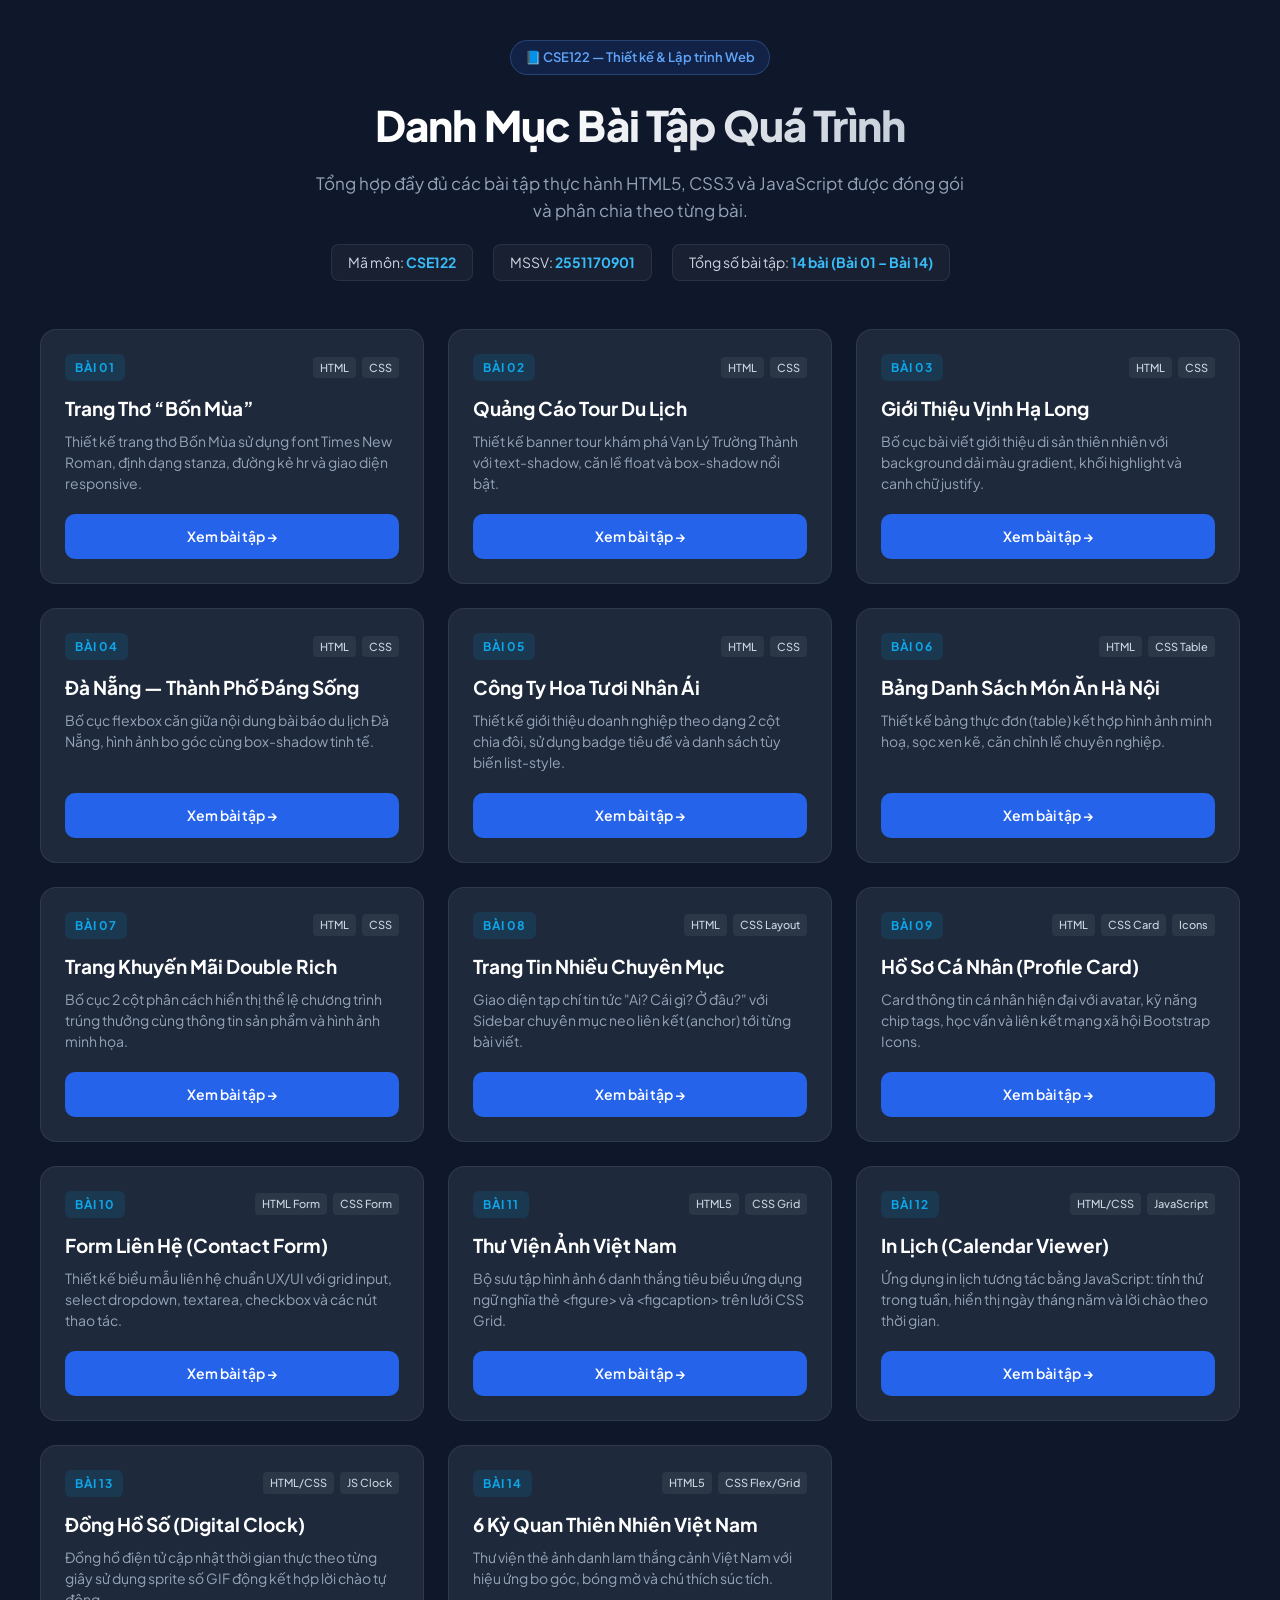
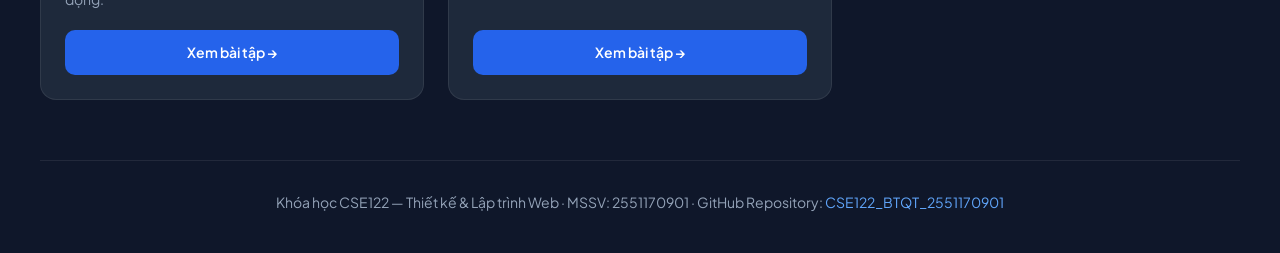
<file: index.html>
<!DOCTYPE html>
<html lang="vi">
<head>
    <meta charset="UTF-8">
    <meta name="viewport" content="width=device-width, initial-scale=1.0">
    <title>CSE122 - Tổng hợp Bài tập Quá trình | MSSV: 2551170901</title>
    <link rel="preconnect" href="https://fonts.googleapis.com">
    <link rel="preconnect" href="https://fonts.gstatic.com" crossorigin>
    <link href="https://fonts.googleapis.com/css2?family=Plus+Jakarta+Sans:wght@400;500;600;700;800&display=swap" rel="stylesheet">
    <style>
        :root {
            --primary: #2563eb;
            --primary-dark: #1d4ed8;
            --secondary: #0ea5e9;
            --bg: #0f172a;
            --card-bg: #1e293b;
            --card-border: rgba(255, 255, 255, 0.08);
            --text-main: #f8fafc;
            --text-muted: #94a3b8;
            --badge-bg: rgba(37, 99, 235, 0.15);
            --badge-text: #60a5fa;
        }

        * {
            margin: 0;
            padding: 0;
            box-sizing: border-box;
        }

        body {
            font-family: 'Plus Jakarta Sans', -apple-system, BlinkMacSystemFont, sans-serif;
            background-color: var(--bg);
            color: var(--text-main);
            min-height: 100vh;
            display: flex;
            flex-direction: column;
            line-height: 1.6;
            padding: 40px 20px;
        }

        .container {
            max-width: 1200px;
            margin: 0 auto;
            width: 100%;
        }

        header {
            text-align: center;
            margin-bottom: 48px;
            position: relative;
        }

        .tag-pill {
            display: inline-flex;
            align-items: center;
            gap: 6px;
            background: var(--badge-bg);
            color: var(--badge-text);
            padding: 6px 14px;
            border-radius: 999px;
            font-size: 13px;
            font-weight: 600;
            margin-bottom: 16px;
            border: 1px solid rgba(96, 165, 250, 0.25);
        }

        h1 {
            font-size: clamp(28px, 4vw, 42px);
            font-weight: 800;
            letter-spacing: -0.02em;
            margin-bottom: 12px;
            background: linear-gradient(135deg, #ffffff 40%, #94a3b8 100%);
            -webkit-background-clip: text;
            -webkit-text-fill-color: transparent;
        }

        .subtitle {
            font-size: 17px;
            color: var(--text-muted);
            max-width: 650px;
            margin: 0 auto;
        }

        .info-bar {
            display: flex;
            justify-content: center;
            flex-wrap: wrap;
            gap: 20px;
            margin-top: 20px;
            font-size: 14px;
            color: #cbd5e1;
        }

        .info-item {
            background: rgba(255, 255, 255, 0.04);
            padding: 6px 16px;
            border-radius: 8px;
            border: 1px solid var(--card-border);
        }

        .info-item strong {
            color: #38bdf8;
        }

        .grid {
            display: grid;
            grid-template-columns: repeat(auto-fill, minmax(340px, 1fr));
            gap: 24px;
            margin-bottom: 60px;
        }

        .card {
            background: var(--card-bg);
            border: 1px solid var(--card-border);
            border-radius: 16px;
            padding: 24px;
            display: flex;
            flex-direction: column;
            justify-content: space-between;
            transition: all 0.25s ease;
            position: relative;
            overflow: hidden;
        }

        .card::before {
            content: '';
            position: absolute;
            top: 0;
            left: 0;
            right: 0;
            height: 3px;
            background: linear-gradient(90deg, var(--primary), var(--secondary));
            opacity: 0;
            transition: opacity 0.25s ease;
        }

        .card:hover {
            transform: translateY(-4px);
            border-color: rgba(96, 165, 250, 0.4);
            box-shadow: 0 12px 30px -10px rgba(0, 0, 0, 0.5);
        }

        .card:hover::before {
            opacity: 1;
        }

        .card-top {
            margin-bottom: 20px;
        }

        .card-header {
            display: flex;
            align-items: center;
            justify-content: space-between;
            margin-bottom: 12px;
        }

        .exercise-id {
            font-size: 12px;
            font-weight: 700;
            text-transform: uppercase;
            letter-spacing: 0.05em;
            color: var(--secondary);
            background: rgba(14, 165, 233, 0.12);
            padding: 4px 10px;
            border-radius: 6px;
        }

        .tech-tags {
            display: flex;
            gap: 6px;
        }

        .tech-tag {
            font-size: 11px;
            padding: 2px 7px;
            border-radius: 4px;
            background: rgba(255, 255, 255, 0.06);
            color: #cbd5e1;
            font-weight: 500;
        }

        .card-title {
            font-size: 19px;
            font-weight: 700;
            color: #ffffff;
            margin-bottom: 8px;
        }

        .card-desc {
            font-size: 14px;
            color: var(--text-muted);
            line-height: 1.5;
        }

        .card-action {
            display: inline-flex;
            align-items: center;
            justify-content: center;
            gap: 8px;
            width: 100%;
            padding: 11px 16px;
            background: var(--primary);
            color: #ffffff;
            text-decoration: none;
            border-radius: 10px;
            font-size: 14px;
            font-weight: 600;
            transition: background 0.2s ease;
        }

        .card-action:hover {
            background: var(--primary-dark);
        }

        footer {
            text-align: center;
            padding-top: 30px;
            border-top: 1px solid var(--card-border);
            color: var(--text-muted);
            font-size: 14px;
            margin-top: auto;
        }

        footer a {
            color: #60a5fa;
            text-decoration: none;
        }
    </style>
</head>
<body>

    <div class="container">
        <header>
            <div class="tag-pill">📘 CSE122 — Thiết kế &amp; Lập trình Web</div>
            <h1>Danh Mục Bài Tập Quá Trình</h1>
            <p class="subtitle">Tổng hợp đầy đủ các bài tập thực hành HTML5, CSS3 và JavaScript được đóng gói và phân chia theo từng bài.</p>
            <div class="info-bar">
                <div class="info-item">Mã môn: <strong>CSE122</strong></div>
                <div class="info-item">MSSV: <strong>2551170901</strong></div>
                <div class="info-item">Tổng số bài tập: <strong>14 bài (Bài 01 – Bài 14)</strong></div>
            </div>
        </header>

        <div class="grid">
            <!-- Bai 01 -->
            <div class="card">
                <div class="card-top">
                    <div class="card-header">
                        <span class="exercise-id">Bài 01</span>
                        <div class="tech-tags">
                            <span class="tech-tag">HTML</span>
                            <span class="tech-tag">CSS</span>
                        </div>
                    </div>
                    <h2 class="card-title">Trang Thơ “Bốn Mùa”</h2>
                    <p class="card-desc">Thiết kế trang thơ Bốn Mùa sử dụng font Times New Roman, định dạng stanza, đường kẻ hr và giao diện responsive.</p>
                </div>
                <a href="./Bai01/index.html" class="card-action">Xem bài tập &rarr;</a>
            </div>

            <!-- Bai 02 -->
            <div class="card">
                <div class="card-top">
                    <div class="card-header">
                        <span class="exercise-id">Bài 02</span>
                        <div class="tech-tags">
                            <span class="tech-tag">HTML</span>
                            <span class="tech-tag">CSS</span>
                        </div>
                    </div>
                    <h2 class="card-title">Quảng Cáo Tour Du Lịch</h2>
                    <p class="card-desc">Thiết kế banner tour khám phá Vạn Lý Trường Thành với text-shadow, căn lề float và box-shadow nổi bật.</p>
                </div>
                <a href="./Bai02/index.html" class="card-action">Xem bài tập &rarr;</a>
            </div>

            <!-- Bai 03 -->
            <div class="card">
                <div class="card-top">
                    <div class="card-header">
                        <span class="exercise-id">Bài 03</span>
                        <div class="tech-tags">
                            <span class="tech-tag">HTML</span>
                            <span class="tech-tag">CSS</span>
                        </div>
                    </div>
                    <h2 class="card-title">Giới Thiệu Vịnh Hạ Long</h2>
                    <p class="card-desc">Bố cục bài viết giới thiệu di sản thiên nhiên với background dải màu gradient, khối highlight và canh chữ justify.</p>
                </div>
                <a href="./Bai03/index.html" class="card-action">Xem bài tập &rarr;</a>
            </div>

            <!-- Bai 04 -->
            <div class="card">
                <div class="card-top">
                    <div class="card-header">
                        <span class="exercise-id">Bài 04</span>
                        <div class="tech-tags">
                            <span class="tech-tag">HTML</span>
                            <span class="tech-tag">CSS</span>
                        </div>
                    </div>
                    <h2 class="card-title">Đà Nẵng — Thành Phố Đáng Sống</h2>
                    <p class="card-desc">Bố cục flexbox căn giữa nội dung bài báo du lịch Đà Nẵng, hình ảnh bo góc cùng box-shadow tinh tế.</p>
                </div>
                <a href="./Bai04/index.html" class="card-action">Xem bài tập &rarr;</a>
            </div>

            <!-- Bai 05 -->
            <div class="card">
                <div class="card-top">
                    <div class="card-header">
                        <span class="exercise-id">Bài 05</span>
                        <div class="tech-tags">
                            <span class="tech-tag">HTML</span>
                            <span class="tech-tag">CSS</span>
                        </div>
                    </div>
                    <h2 class="card-title">Công Ty Hoa Tươi Nhân Ái</h2>
                    <p class="card-desc">Thiết kế giới thiệu doanh nghiệp theo dạng 2 cột chia đôi, sử dụng badge tiêu đề và danh sách tùy biến list-style.</p>
                </div>
                <a href="./Bai05/index.html" class="card-action">Xem bài tập &rarr;</a>
            </div>

            <!-- Bai 06 -->
            <div class="card">
                <div class="card-top">
                    <div class="card-header">
                        <span class="exercise-id">Bài 06</span>
                        <div class="tech-tags">
                            <span class="tech-tag">HTML</span>
                            <span class="tech-tag">CSS Table</span>
                        </div>
                    </div>
                    <h2 class="card-title">Bảng Danh Sách Món Ăn Hà Nội</h2>
                    <p class="card-desc">Thiết kế bảng thực đơn (table) kết hợp hình ảnh minh hoạ, sọc xen kẽ, căn chỉnh lề chuyên nghiệp.</p>
                </div>
                <a href="./Bai06/index.html" class="card-action">Xem bài tập &rarr;</a>
            </div>

            <!-- Bai 07 -->
            <div class="card">
                <div class="card-top">
                    <div class="card-header">
                        <span class="exercise-id">Bài 07</span>
                        <div class="tech-tags">
                            <span class="tech-tag">HTML</span>
                            <span class="tech-tag">CSS</span>
                        </div>
                    </div>
                    <h2 class="card-title">Trang Khuyến Mãi Double Rich</h2>
                    <p class="card-desc">Bố cục 2 cột phân cách hiển thị thể lệ chương trình trúng thưởng cùng thông tin sản phẩm và hình ảnh minh họa.</p>
                </div>
                <a href="./Bai07/index.html" class="card-action">Xem bài tập &rarr;</a>
            </div>

            <!-- Bai 08 -->
            <div class="card">
                <div class="card-top">
                    <div class="card-header">
                        <span class="exercise-id">Bài 08</span>
                        <div class="tech-tags">
                            <span class="tech-tag">HTML</span>
                            <span class="tech-tag">CSS Layout</span>
                        </div>
                    </div>
                    <h2 class="card-title">Trang Tin Nhiều Chuyên Mục</h2>
                    <p class="card-desc">Giao diện tạp chí tin tức "Ai? Cái gì? Ở đâu?" với Sidebar chuyên mục neo liên kết (anchor) tới từng bài viết.</p>
                </div>
                <a href="./Bai08/index.html" class="card-action">Xem bài tập &rarr;</a>
            </div>

            <!-- Bai 09 -->
            <div class="card">
                <div class="card-top">
                    <div class="card-header">
                        <span class="exercise-id">Bài 09</span>
                        <div class="tech-tags">
                            <span class="tech-tag">HTML</span>
                            <span class="tech-tag">CSS Card</span>
                            <span class="tech-tag">Icons</span>
                        </div>
                    </div>
                    <h2 class="card-title">Hồ Sơ Cá Nhân (Profile Card)</h2>
                    <p class="card-desc">Card thông tin cá nhân hiện đại với avatar, kỹ năng chip tags, học vấn và liên kết mạng xã hội Bootstrap Icons.</p>
                </div>
                <a href="./Bai09/index.html" class="card-action">Xem bài tập &rarr;</a>
            </div>

            <!-- Bai 10 -->
            <div class="card">
                <div class="card-top">
                    <div class="card-header">
                        <span class="exercise-id">Bài 10</span>
                        <div class="tech-tags">
                            <span class="tech-tag">HTML Form</span>
                            <span class="tech-tag">CSS Form</span>
                        </div>
                    </div>
                    <h2 class="card-title">Form Liên Hệ (Contact Form)</h2>
                    <p class="card-desc">Thiết kế biểu mẫu liên hệ chuẩn UX/UI với grid input, select dropdown, textarea, checkbox và các nút thao tác.</p>
                </div>
                <a href="./Bai10/index.html" class="card-action">Xem bài tập &rarr;</a>
            </div>

            <!-- Bai 11 -->
            <div class="card">
                <div class="card-top">
                    <div class="card-header">
                        <span class="exercise-id">Bài 11</span>
                        <div class="tech-tags">
                            <span class="tech-tag">HTML5</span>
                            <span class="tech-tag">CSS Grid</span>
                        </div>
                    </div>
                    <h2 class="card-title">Thư Viện Ảnh Việt Nam</h2>
                    <p class="card-desc">Bộ sưu tập hình ảnh 6 danh thắng tiêu biểu ứng dụng ngữ nghĩa thẻ &lt;figure&gt; và &lt;figcaption&gt; trên lưới CSS Grid.</p>
                </div>
                <a href="./Bai11/index.html" class="card-action">Xem bài tập &rarr;</a>
            </div>

            <!-- Bai 12 -->
            <div class="card">
                <div class="card-top">
                    <div class="card-header">
                        <span class="exercise-id">Bài 12</span>
                        <div class="tech-tags">
                            <span class="tech-tag">HTML/CSS</span>
                            <span class="tech-tag">JavaScript</span>
                        </div>
                    </div>
                    <h2 class="card-title">In Lịch (Calendar Viewer)</h2>
                    <p class="card-desc">Ứng dụng in lịch tương tác bằng JavaScript: tính thứ trong tuần, hiển thị ngày tháng năm và lời chào theo thời gian.</p>
                </div>
                <a href="./Bai12/index.html" class="card-action">Xem bài tập &rarr;</a>
            </div>

            <!-- Bai 13 -->
            <div class="card">
                <div class="card-top">
                    <div class="card-header">
                        <span class="exercise-id">Bài 13</span>
                        <div class="tech-tags">
                            <span class="tech-tag">HTML/CSS</span>
                            <span class="tech-tag">JS Clock</span>
                        </div>
                    </div>
                    <h2 class="card-title">Đồng Hồ Số (Digital Clock)</h2>
                    <p class="card-desc">Đồng hồ điện tử cập nhật thời gian thực theo từng giây sử dụng sprite số GIF động kết hợp lời chào tự động.</p>
                </div>
                <a href="./Bai13/index.html" class="card-action">Xem bài tập &rarr;</a>
            </div>

            <!-- Bai 14 -->
            <div class="card">
                <div class="card-top">
                    <div class="card-header">
                        <span class="exercise-id">Bài 14</span>
                        <div class="tech-tags">
                            <span class="tech-tag">HTML5</span>
                            <span class="tech-tag">CSS Flex/Grid</span>
                        </div>
                    </div>
                    <h2 class="card-title">6 Kỳ Quan Thiên Nhiên Việt Nam</h2>
                    <p class="card-desc">Thư viện thẻ ảnh danh lam thắng cảnh Việt Nam với hiệu ứng bo góc, bóng mờ và chú thích súc tích.</p>
                </div>
                <a href="./Bai14/index.html" class="card-action">Xem bài tập &rarr;</a>
            </div>
        </div>

        <footer>
            <p>Khóa học CSE122 — Thiết kế &amp; Lập trình Web · MSSV: 2551170901 · GitHub Repository: <a href="https://github.com/AKAJG2509/CSE122_BTQT_2551170901">CSE122_BTQT_2551170901</a></p>
        </footer>
    </div>

</body>
</html>
</file>
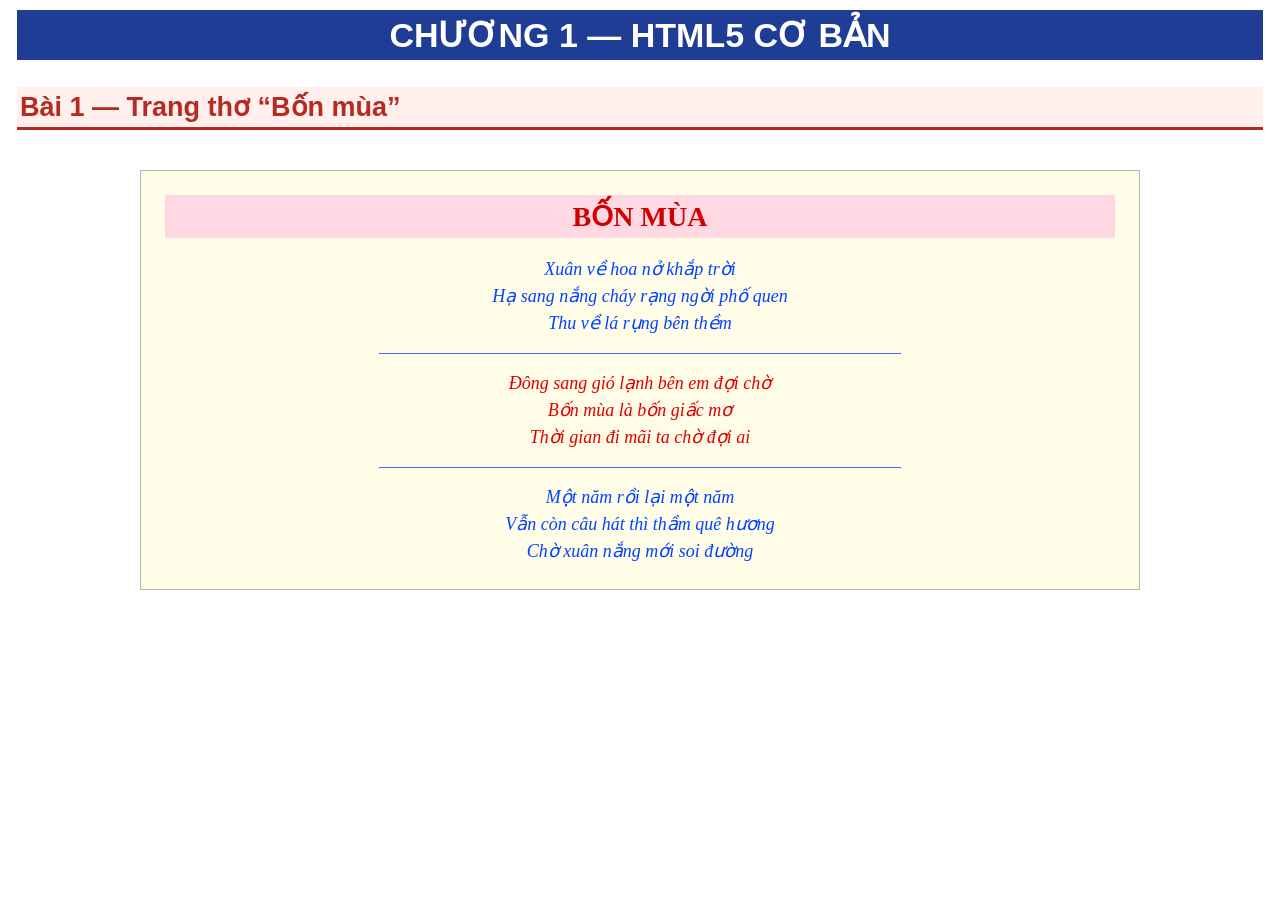
<file: Bai01/index.html>
<!DOCTYPE html>
<html lang="vi">
<head>
    <meta charset="UTF-8">
    <title>Bài 1 - Trang thơ Bốn mùa</title>

    <link rel="stylesheet" href="style.css">
</head>

<body>

    <div class="chapter">
        CHƯƠNG 1 — HTML5 CƠ BẢN
    </div>

    <div class="lesson">
        Bài 1 — Trang thơ “Bốn mùa”
    </div>

    <div class="poem">

        <h1 class="poem-title">BỐN MÙA</h1>

        <p class="stanza spring">
            Xuân về hoa nở khắp trời<br>
            Hạ sang nắng cháy rạng ngời phố quen<br>
            Thu về lá rụng bên thềm
        </p>

        <hr>

        <p class="stanza summer">
            Đông sang gió lạnh bên em đợi chờ<br>
            Bốn mùa là bốn giấc mơ<br>
            Thời gian đi mãi ta chờ đợi ai
        </p>

        <hr>

        <p class="stanza autumn">
            Một năm rồi lại một năm<br>
            Vẫn còn câu hát thì thầm quê hương<br>
            Chờ xuân nắng mới soi đường
        </p>

    </div>

</body>
</html>
</file>
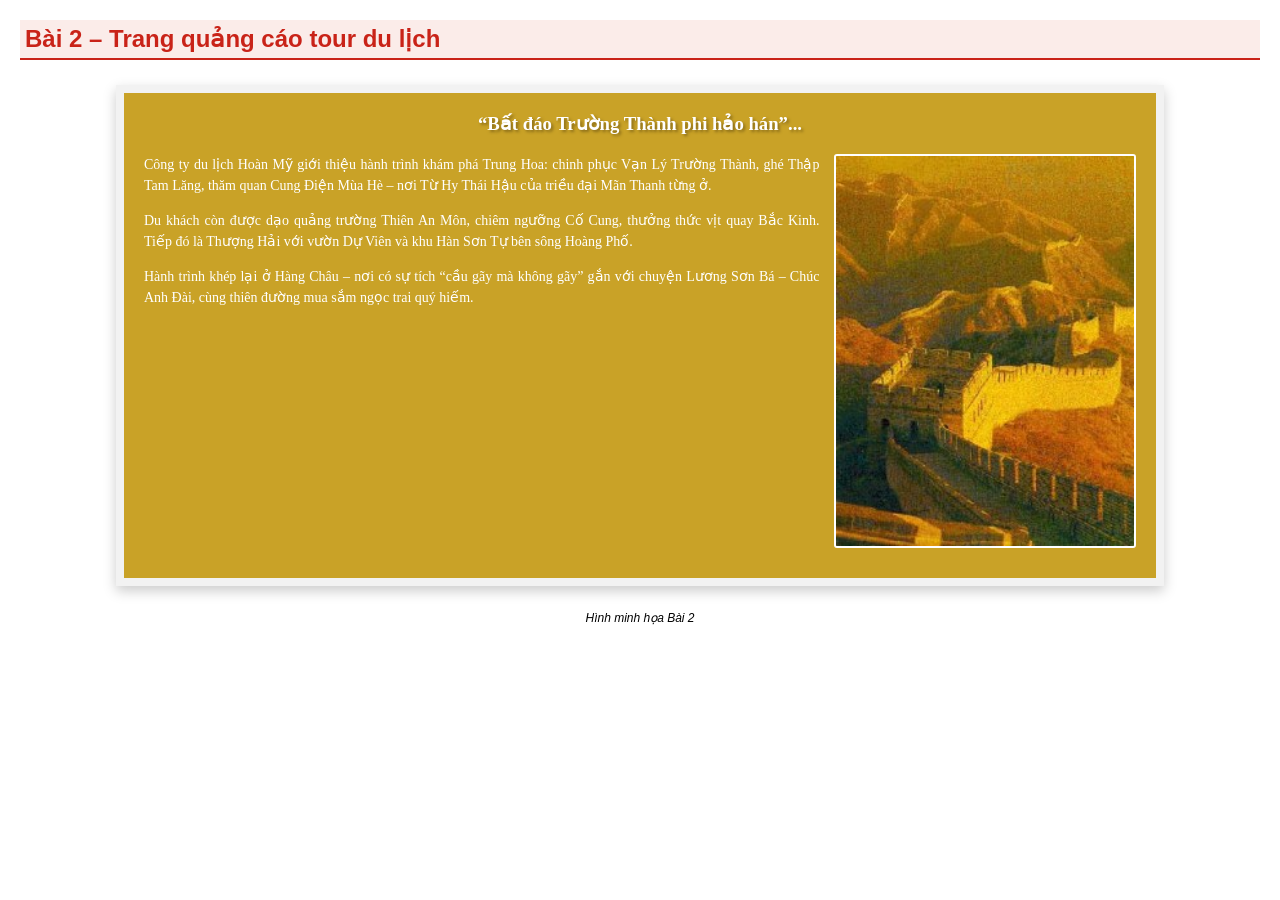
<file: Bai02/index.html>
<!DOCTYPE html>
<html lang="vi">
<head>
    <meta charset="UTF-8">
    <meta name="viewport" content="width=device-width, initial-scale=1.0">
    <title>Bài 2 - Trang quảng cáo tour du lịch</title>

    <link rel="stylesheet" href="style.css">
</head>

<body>

    <h2>Bài 2 – Trang quảng cáo tour du lịch</h2>

    <div class="tour">

        <h3>“Bất đáo Trường Thành phi hảo hán”...</h3>

        <img
            src="greatwall.jpg"
            alt="Vạn Lý Trường Thành Trung Quốc"
        >

        <p>
            Công ty du lịch Hoàn Mỹ giới thiệu hành trình khám phá
            Trung Hoa: chinh phục Vạn Lý Trường Thành, ghé Thập Tam
            Lăng, thăm quan Cung Điện Mùa Hè – nơi Từ Hy Thái Hậu
            của triều đại Mãn Thanh từng ở.
        </p>

        <p>
            Du khách còn được dạo quảng trường Thiên An Môn,
            chiêm ngưỡng Cố Cung, thưởng thức vịt quay Bắc Kinh.
            Tiếp đó là Thượng Hải với vườn Dự Viên và khu Hàn Sơn
            Tự bên sông Hoàng Phố.
        </p>

        <p>
            Hành trình khép lại ở Hàng Châu – nơi có sự tích
            “cầu gãy mà không gãy” gắn với chuyện Lương Sơn Bá –
            Chúc Anh Đài, cùng thiên đường mua sắm ngọc trai quý hiếm.
        </p>

    </div>

    <p class="caption">Hình minh họa Bài 2</p>

</body>
</html>
</file>
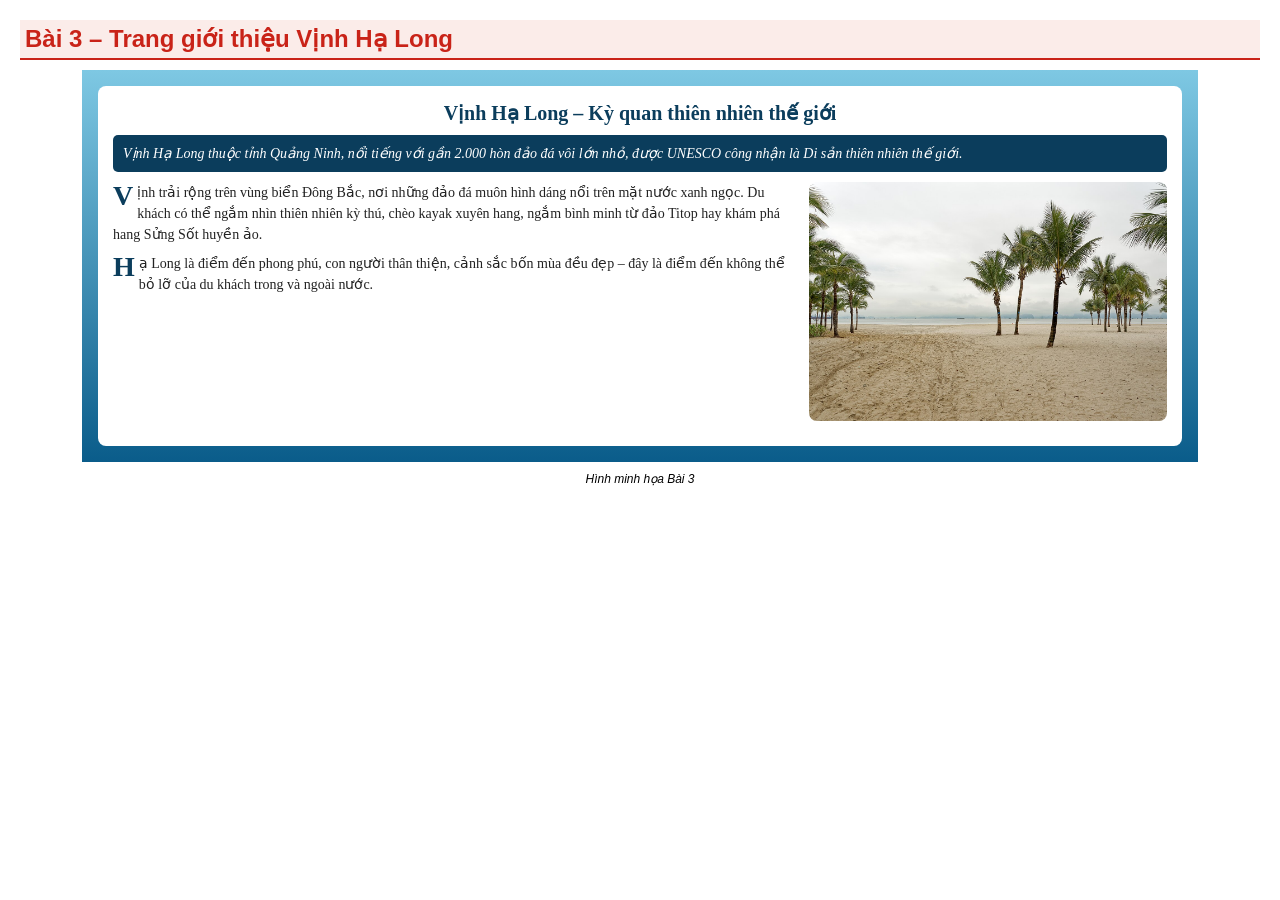
<file: Bai03/index.html>
<!DOCTYPE html>
<html lang="vi">
<head>
    <meta charset="UTF-8">
    <meta name="viewport" content="width=device-width, initial-scale=1.0">
    <title>Bài 3 - Trang giới thiệu Vịnh Hạ Long</title>
    <link rel="stylesheet" href="style.css">
</head>

<body>

    <h2>Bài 3 – Trang giới thiệu Vịnh Hạ Long</h2>

    <div class="container">

        <div class="content">

            <h3>Vịnh Hạ Long – Kỳ quan thiên nhiên thế giới</h3>

            <div class="highlight">
                Vịnh Hạ Long thuộc tỉnh Quảng Ninh, nổi tiếng với gần
                2.000 hòn đảo đá vôi lớn nhỏ, được UNESCO công nhận
                là Di sản thiên nhiên thế giới.
            </div>

            <img
                src="vinh-ha-long.jpg"
                alt="Vịnh Hạ Long"
            >

            <p>
                Vịnh trải rộng trên vùng biển Đông Bắc, nơi những
                đảo đá muôn hình dáng nổi trên mặt nước xanh ngọc.
                Du khách có thể ngắm nhìn thiên nhiên kỳ thú, chèo
                kayak xuyên hang, ngắm bình minh từ đảo Titop hay
                khám phá hang Sửng Sốt huyền ảo.
            </p>

            <p>
                Hạ Long là điểm đến phong phú, con người thân thiện,
                cảnh sắc bốn mùa đều đẹp – đây là điểm đến không thể
                bỏ lỡ của du khách trong và ngoài nước.
            </p>

        </div>
    </div>

    <p class="caption">Hình minh họa Bài 3</p>

</body>
</html>
</file>
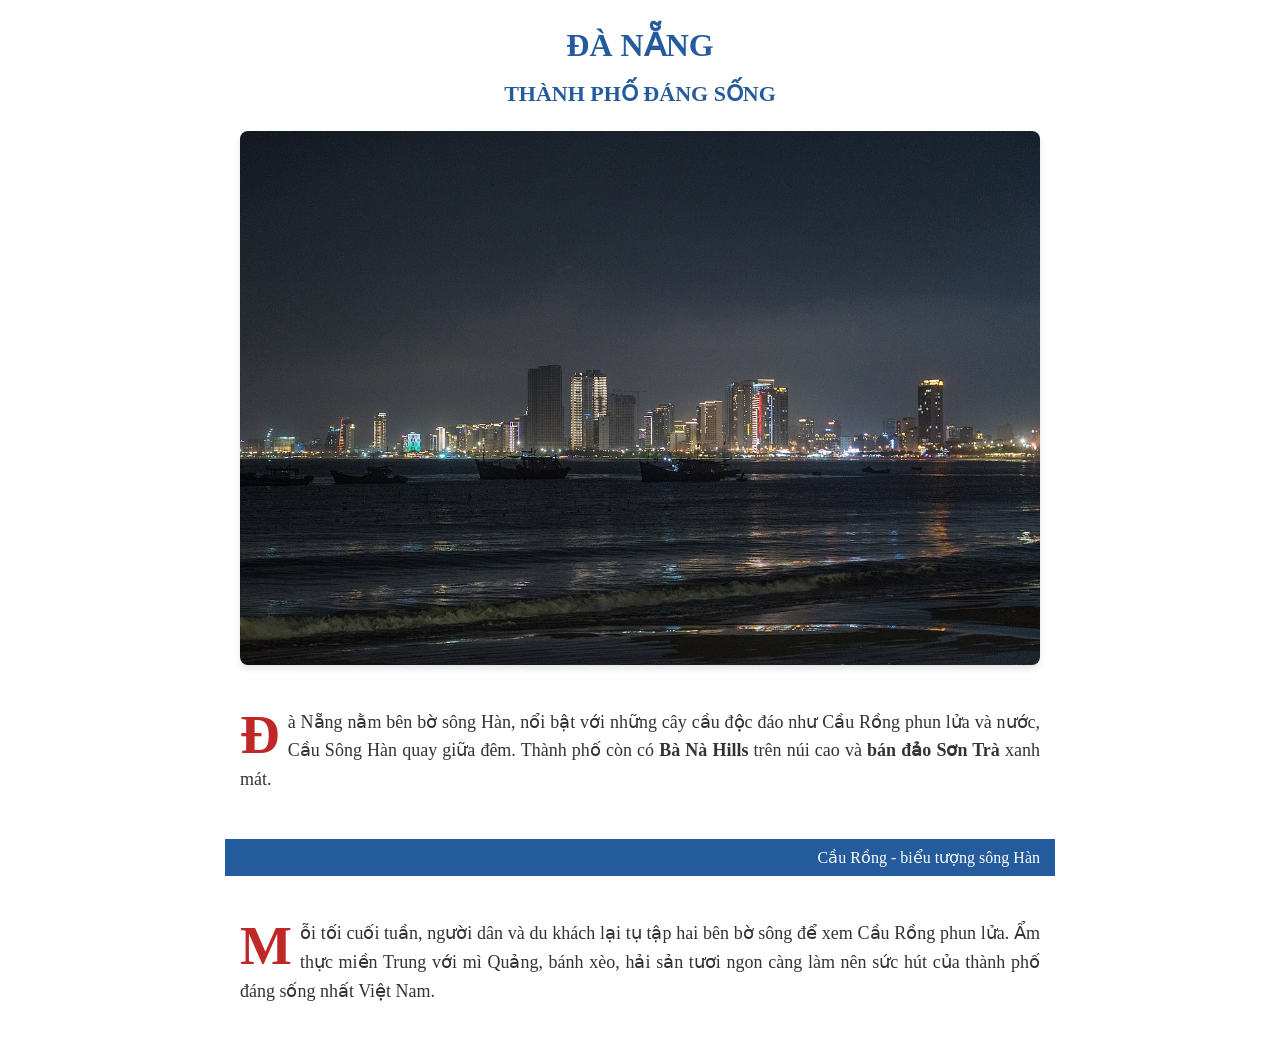
<file: Bai04/index.html>
<!DOCTYPE html>
<html lang="vi">
    <head>
        <meta charset="UTF-8">
        <meta name="viewport" content="width=device-width, initial-scale=1.0">
        <title>Bài 4</title>
        <link rel="stylesheet" href="style.css">
    </head>
    <body>
        <header>
            <h1>ĐÀ NẴNG</h1>
            <h2>THÀNH PHỐ ĐÁNG SỐNG</h2>
        </header>
        <img class="img" src="da-nang.jpg" alt="Ảnh Đà Nẵng về đêm">
        <div class="content"> 
            <p>Đà Nẵng nằm bên bờ sông Hàn, nổi bật với những cây cầu độc đáo như Cầu Rồng phun lửa và nước, Cầu Sông Hàn quay giữa đêm. Thành phố còn có <b>Bà Nà Hills</b> trên núi cao và <b>bán đảo Sơn Trà</b> xanh mát.</p>
        </div>
        <div class="note">
            Cầu Rồng - biểu tượng sông Hàn
        </div>
        <div class="content">
            <p>Mỗi tối cuối tuần, người dân và du khách lại tụ tập hai bên bờ sông để xem Cầu Rồng phun lửa. Ẩm thực miền Trung với mì Quảng, bánh xèo, hải sản tươi ngon càng làm nên sức hút của thành phố đáng sống nhất Việt Nam.</p>
        </div>
    </body>
</html>
</file>
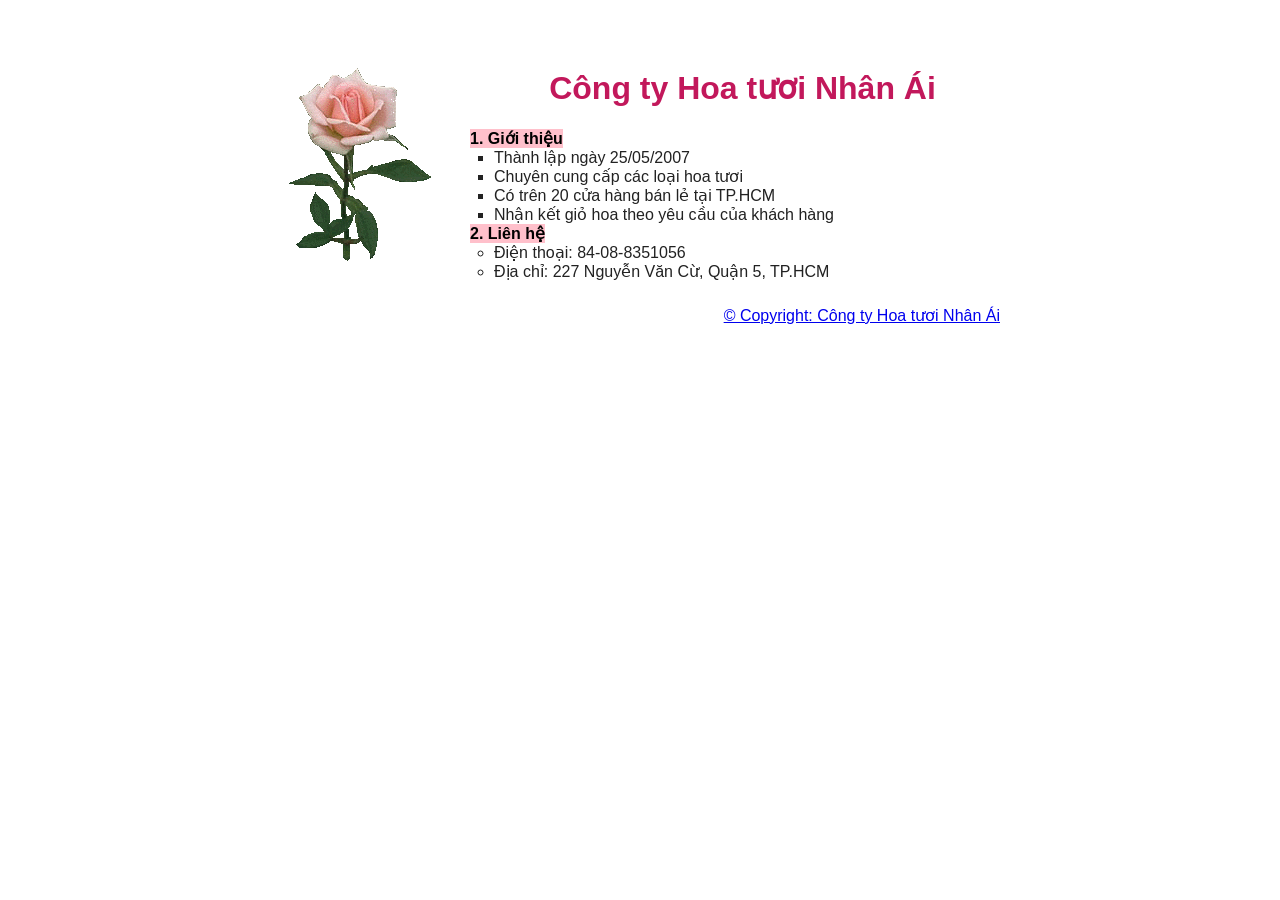
<file: Bai05/index.html>
<!doctype html>
<html lang="vi">

<head>
    <meta charset="UTF-8">
    <meta name="viewport" content="width=device-width, initial-scale=1.0">
    <title>Bài 5</title>
    <link rel="stylesheet" href="style.css">
</head>

<body>
    <div class="container">
        <div class="container">
            <div class="left">
                <img src="Rose.gif" alt="Hoa tươi" class="image">
            </div>
            <div class="right">
                <div class="header">
                    <h1>Công ty Hoa tươi Nhân Ái</h1>
                </div>

                <div class="info-section">
                    <div class="section-badge">1. Giới thiệu</div>
                    <div class="list-square">
                        <div class="list-item">Thành lập ngày 25/05/2007</div>
                        <div class="list-item">Chuyên cung cấp các loại hoa tươi</div>
                        <div class="list-item">Có trên 20 cửa hàng bán lẻ tại TP.HCM</div>
                        <div class="list-item">Nhận kết giỏ hoa theo yêu cầu của khách hàng</div>
                    </div>
                </div>

                <div class="info-section">
                    <div class="section-badge">2. Liên hệ</div>
                    <div class="list-circle">
                        <div class="list-item">Điện thoại: 84-08-8351056</div>
                        <div class="list-item">Địa chỉ: 227 Nguyễn Văn Cừ, Quận 5, TP.HCM</div>
                    </div>
                </div>

                <div class="copyright">
                    <a href="#" class="copyright-link">© Copyright: Công ty Hoa tươi Nhân Ái</a>
                </div>
            </div>
        </div>
    </div>
</body>
</file>
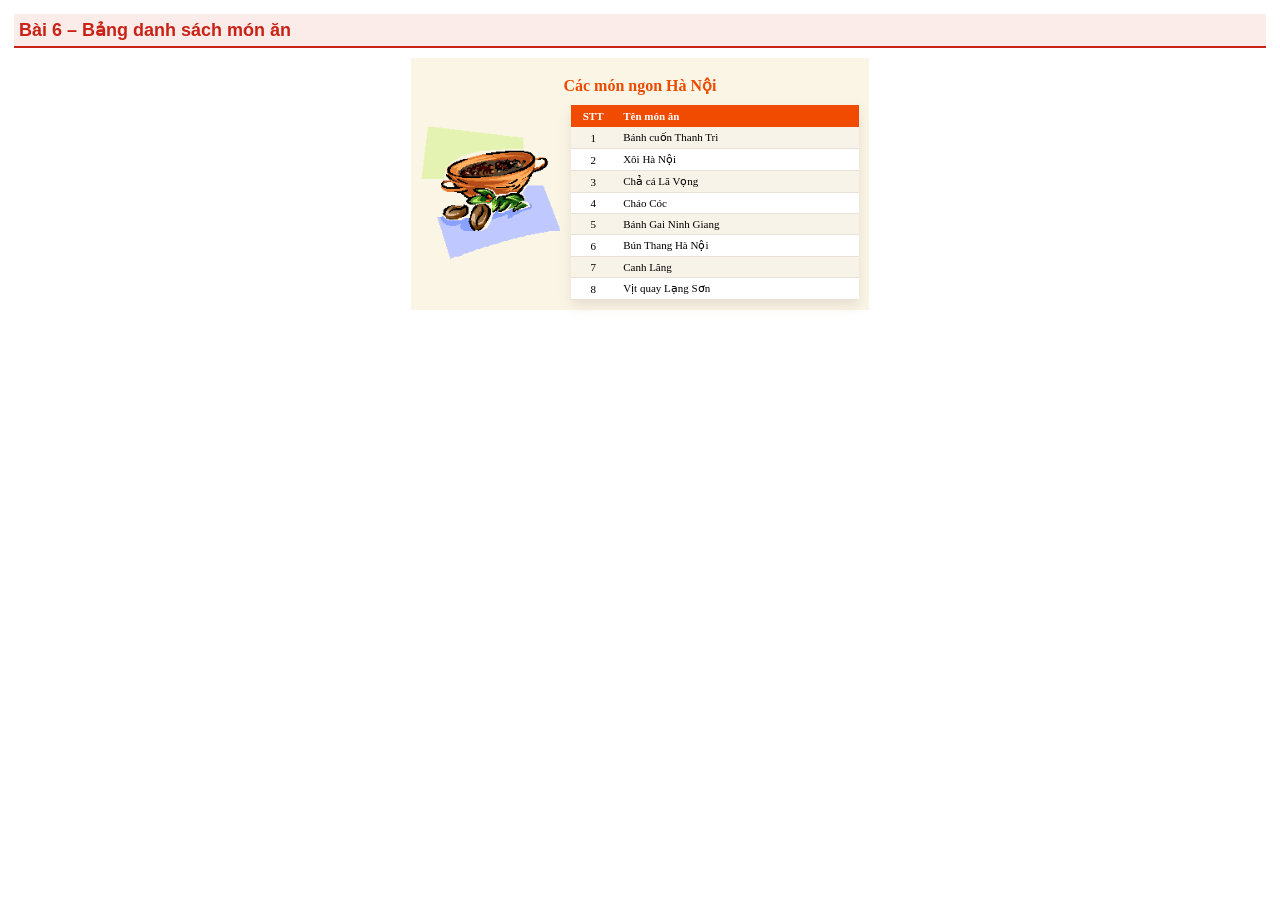
<file: Bai06/index.html>
<!DOCTYPE html>
<html lang="vi">
<head>
    <meta charset="UTF-8">
    <meta name="viewport" content="width=device-width, initial-scale=1.0">
    <title>Bài 6 - Bảng danh sách món ăn</title>
    <link rel="stylesheet" href="style.css">
</head>

<body>

    <h2>Bài 6 – Bảng danh sách món ăn</h2>

    <div class="menu">

        <h3>Các món ngon Hà Nội</h3>

        <div class="content">

            <div class="food-image">
                <img src="Bat.gif" alt="Minh họa món ăn Hà Nội">
            </div>

            <table>
                <thead>
                    <tr>
                        <th>STT</th>
                        <th>Tên món ăn</th>
                    </tr>
                </thead>

                <tbody>
                    <tr>
                        <td>1</td>
                        <td>Bánh cuốn Thanh Trì</td>
                    </tr>
                    <tr>
                        <td>2</td>
                        <td>Xôi Hà Nội</td>
                    </tr>
                    <tr>
                        <td>3</td>
                        <td>Chả cá Lã Vọng</td>
                    </tr>
                    <tr>
                        <td>4</td>
                        <td>Cháo Cóc</td>
                    </tr>
                    <tr>
                        <td>5</td>
                        <td>Bánh Gai Ninh Giang</td>
                    </tr>
                    <tr>
                        <td>6</td>
                        <td>Bún Thang Hà Nội</td>
                    </tr>
                    <tr>
                        <td>7</td>
                        <td>Canh Lăng</td>
                    </tr>
                    <tr>
                        <td>8</td>
                        <td>Vịt quay Lạng Sơn</td>
                    </tr>
                </tbody>
            </table>

        </div>
    </div>

</body>
</html>
</file>
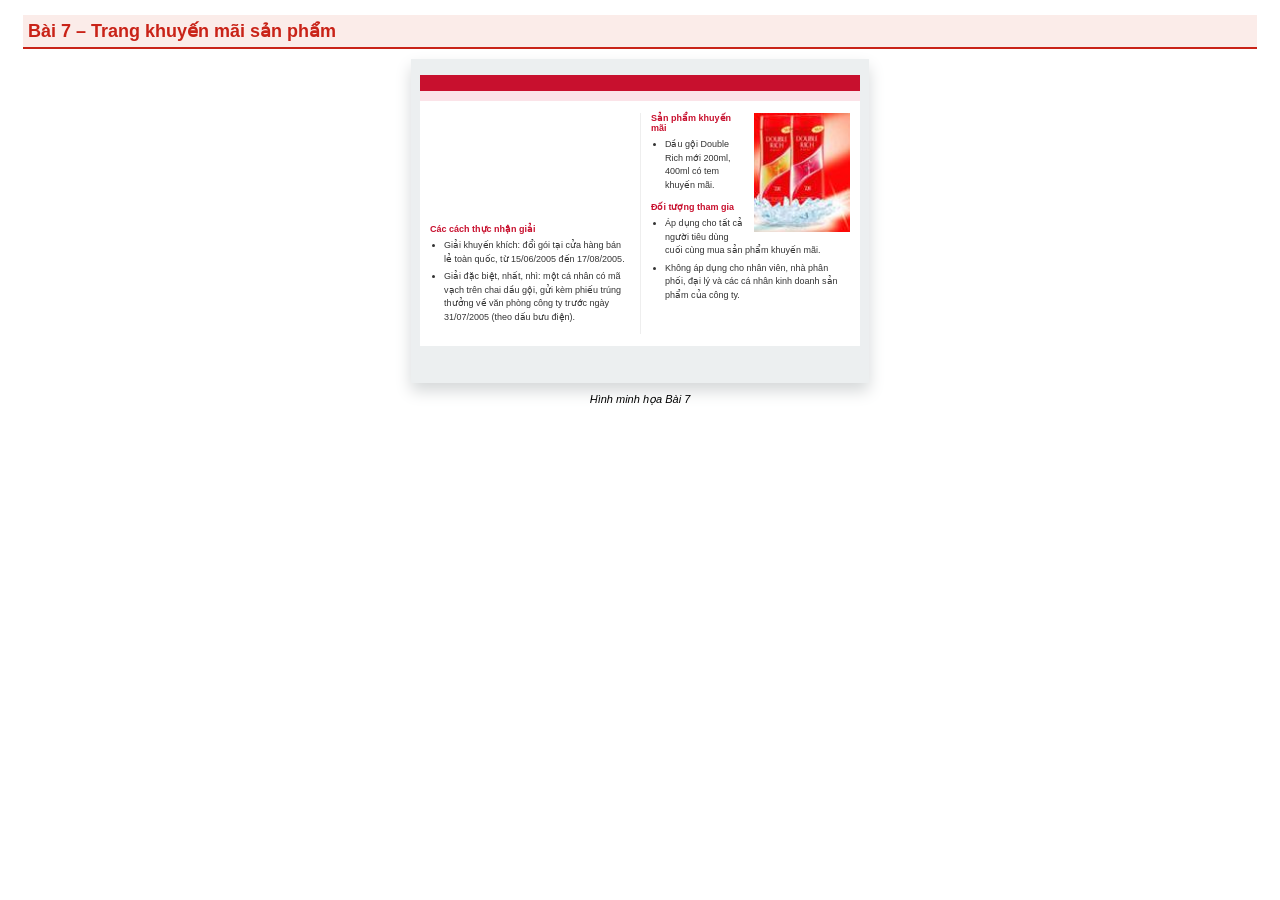
<file: Bai07/index.html>
<!DOCTYPE html>
<html lang="vi">
<head>
    <meta charset="UTF-8">
    <meta name="viewport" content="width=device-width, initial-scale=1.0">
    <title>Bài 7 - Trang khuyến mãi sản phẩm</title>
    <link rel="stylesheet" href="style.css">
</head>

<body>

    <h2 class="page-title">
        Bài 7 – Trang khuyến mãi sản phẩm
    </h2>

    <div class="promotion">

        <header class="main-title">
        </header>

        <div class="subtitle">

        </div>

        <div class="content">

            <section class="left-column">

                <h3>Các cách thực nhận giải</h3>

                <ul>
                    <li>
                        Giải khuyến khích: đổi gói tại cửa hàng bán lẻ
                        toàn quốc, từ 15/06/2005 đến 17/08/2005.
                    </li>

                    <li>
                        Giải đặc biệt, nhất, nhì: một cá nhân có mã
                        vạch trên chai dầu gội, gửi kèm phiếu trúng
                        thưởng về văn phòng công ty trước ngày
                        31/07/2005 (theo dấu bưu điện).
                    </li>
                </ul>

            </section>

            <section class="right-column">

                <img
                    class="product-image"
                    src="DoubleRich.jpg"
                    alt="Sản phẩm dầu gội Double Rich"
                >

                <h3>Sản phẩm khuyến mãi</h3>

                <ul>
                    <li>
                        Dầu gội Double Rich mới 200ml, 400ml có tem
                        khuyến mãi.
                    </li>
                </ul>

                <h3>Đối tượng tham gia</h3>

                <ul>
                    <li>
                        Áp dụng cho tất cả người tiêu dùng cuối cùng
                        mua sản phẩm khuyến mãi.
                    </li>

                    <li>
                        Không áp dụng cho nhân viên, nhà phân phối,
                        đại lý và các cá nhân kinh doanh sản phẩm
                        của công ty.
                    </li>
                </ul>

            </section>

        </div>

    </div>

    <p class="caption">Hình minh họa Bài 7</p>

</body>
</html>
</file>
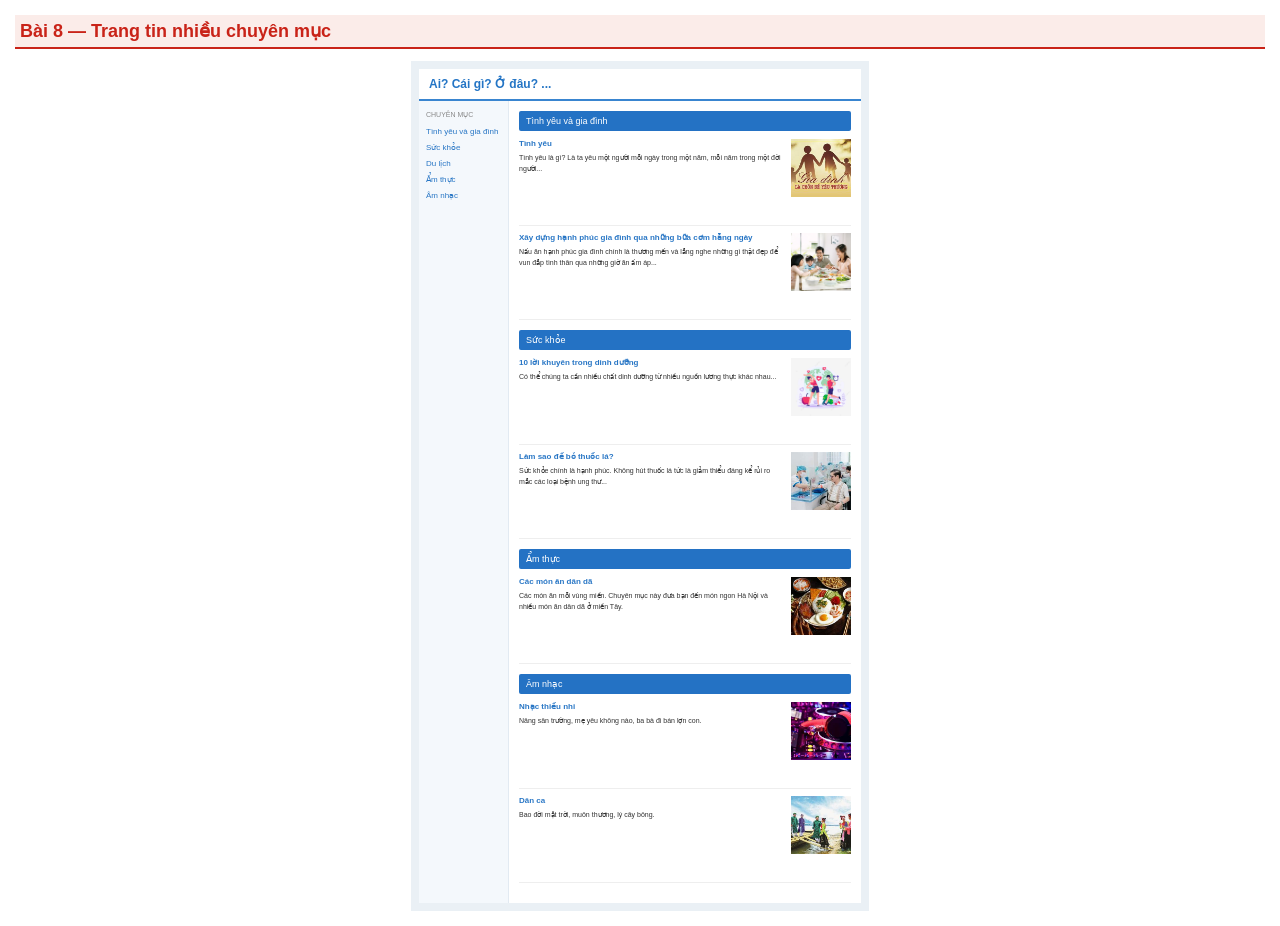
<file: Bai08/index.html>
<!DOCTYPE html>
<html lang="vi">
<head>
    <meta charset="UTF-8">
    <meta name="viewport" content="width=device-width, initial-scale=1.0">
    <title>Bài 8 - Trang tin nhiều chuyên mục</title>
    <link rel="stylesheet" href="style.css">
</head>

<body>

    <h2 class="page-title">Bài 8 — Trang tin nhiều chuyên mục</h2>

    <div class="news-page">

        <h1>Ai? Cái gì? Ở đâu? ...</h1>

        <div class="news-layout">

            <aside class="sidebar">
                <p class="sidebar-title">CHUYÊN MỤC</p>
                <a href="#gia-dinh">Tình yêu và gia đình</a>
                <a href="#suc-khoe">Sức khỏe</a>
                <a href="#du-lich">Du lịch</a>
                <a href="#am-thuc">Ẩm thực</a>
                <a href="#am-nhac">Âm nhạc</a>
            </aside>

            <main class="articles">

                <section id="gia-dinh">
                    <h2>Tình yêu và gia đình</h2>

                    <article>
                        <img src="images/OIP.jpg" alt="Tình yêu và gia đình">
                        <h3>Tình yêu</h3>
                        <p>
                            Tình yêu là gì? Là ta yêu một người mỗi ngày
                            trong một năm, mỗi năm trong một đời người...
                        </p>
                    </article>

                    <article>
                        <img src="images/Anh-bua-com-gia-dinh-ngay-thuong-3.jpeg" alt="Bữa ăn gia đình">
                        <h3>Xây dựng hạnh phúc gia đình qua những bữa cơm hằng ngày</h3>
                        <p>
                            Nấu ăn hạnh phúc gia đình chính là thương
                            mến và lắng nghe những gì thật đẹp để vun
                            đắp tình thân qua những giờ ăn ấm áp...
                        </p>
                    </article>
                </section>

                <section id="suc-khoe">
                    <h2>Sức khỏe</h2>

                    <article>
                        <img src="images/health-day.png" alt="Sức khỏe">
                        <h3>10 lời khuyên trong dinh dưỡng</h3>
                        <p>
                            Có thể chúng ta cần nhiều chất dinh dưỡng
                            từ nhiều nguồn lương thực khác nhau...
                        </p>
                    </article>

                    <article>
                        <img src="images/OIP-1.jpg" alt="Chăm sóc sức khỏe">
                        <h3>Làm sao để bỏ thuốc lá?</h3>
                        <p>
                            Sức khỏe chính là hạnh phúc. Không hút thuốc
                            lá tức là giảm thiểu đáng kể rủi ro mắc các
                            loại bệnh ung thư...
                        </p>
                    </article>
                </section>

                <section id="am-thuc">
                    <h2>Ẩm thực</h2>

                    <article>
                        <img src="images/OIP-2.jpg" alt="Món ăn Việt Nam">
                        <h3>Các món ăn dân dã</h3>
                        <p>
                            Các món ăn mỗi vùng miền. Chuyên mục này
                            đưa bạn đến món ngon Hà Nội và nhiều món
                            ăn dân dã ở miền Tây.
                        </p>
                    </article>
                </section>

                <section id="am-nhac">
                    <h2>Âm nhạc</h2>

                    <article>
                        <img src="images/OIP-3.jpg" alt="Âm nhạc">
                        <h3>Nhạc thiếu nhi</h3>
                        <p>
                            Nâng sân trường, mẹ yêu không nào,
                            ba bà đi bán lợn con.
                        </p>
                    </article>

                    <article>
                        <img src="images/OIP-4.jpg" alt="Đàn ca">
                        <h3>Dân ca</h3>
                        <p>
                            Bao đời mặt trời, muôn thương,
                            lý cây bông.
                        </p>
                    </article>
                </section>

            </main>
        </div>
    </div>

</body>
</html>
</file>
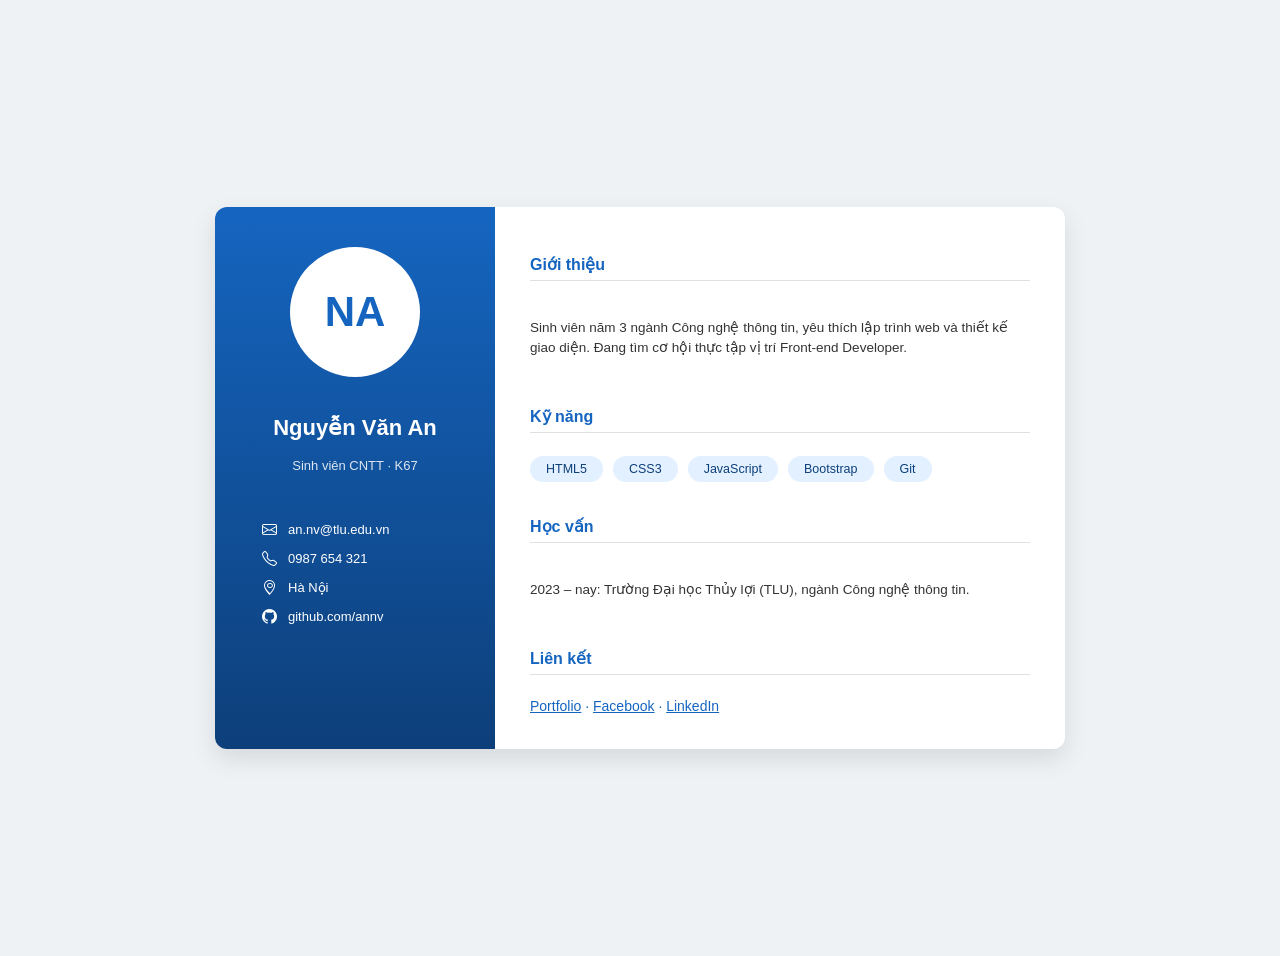
<file: Bai09/index.html>
<!DOCTYPE html>
<html lang="vi">
<head>
    <meta charset="UTF-8">
    <meta name="viewport" content="width=device-width, initial-scale=1.0">
    <title>Bài 9 - Hồ sơ cá nhân</title>
    <link rel="stylesheet" href="https://cdn.jsdelivr.net/npm/bootstrap-icons@1.11.3/font/bootstrap-icons.min.css">
    <link rel="stylesheet" href="style.css">
</head>
<body>

    <div class="profile-card">

        <aside class="left-column">
            <div class="avatar">NA</div>
            
            <h1 class="user-name">Nguyễn Văn An</h1>
            <p class="user-role">Sinh viên CNTT · K67</p>

            <ul class="contact-info">
                <li><i class="bi bi-envelope icon"></i> an.nv@tlu.edu.vn</li>
                <li><i class="bi bi-telephone icon"></i> 0987 654 321</li>
                <li><i class="bi bi-geo-alt icon"></i> Hà Nội</li>
                <li><i class="bi bi-github icon"></i> github.com/annv</li>
            </ul>
        </aside>

        <main class="right-column">
            
            <section class="profile-section">
                <h2 class="section-title">Giới thiệu</h2>
                <p class="section-text">
                    Sinh viên năm 3 ngành Công nghệ thông tin, yêu thích lập trình web và thiết kế giao diện. Đang tìm cơ hội thực tập vị trí Front-end Developer.
                </p>
            </section>

            <section class="profile-section">
                <h2 class="section-title">Kỹ năng</h2>
                <div class="skills-list">
                    <span class="chip">HTML5</span>
                    <span class="chip">CSS3</span>
                    <span class="chip">JavaScript</span>
                    <span class="chip">Bootstrap</span>
                    <span class="chip">Git</span>
                </div>
            </section>

            <section class="profile-section">
                <h2 class="section-title">Học vấn</h2>
                <p class="section-text">
                    2023 – nay: Trường Đại học Thủy lợi (TLU), ngành Công nghệ thông tin.
                </p>
            </section>

            <section class="profile-section">
                <h2 class="section-title">Liên kết</h2>
                <div class="links-list">
                    <a href="#">Portfolio</a> · 
                    <a href="#">Facebook</a> · 
                    <a href="#">LinkedIn</a>
                </div>
            </section>

        </main>

    </div>

</body>
</html>
</file>
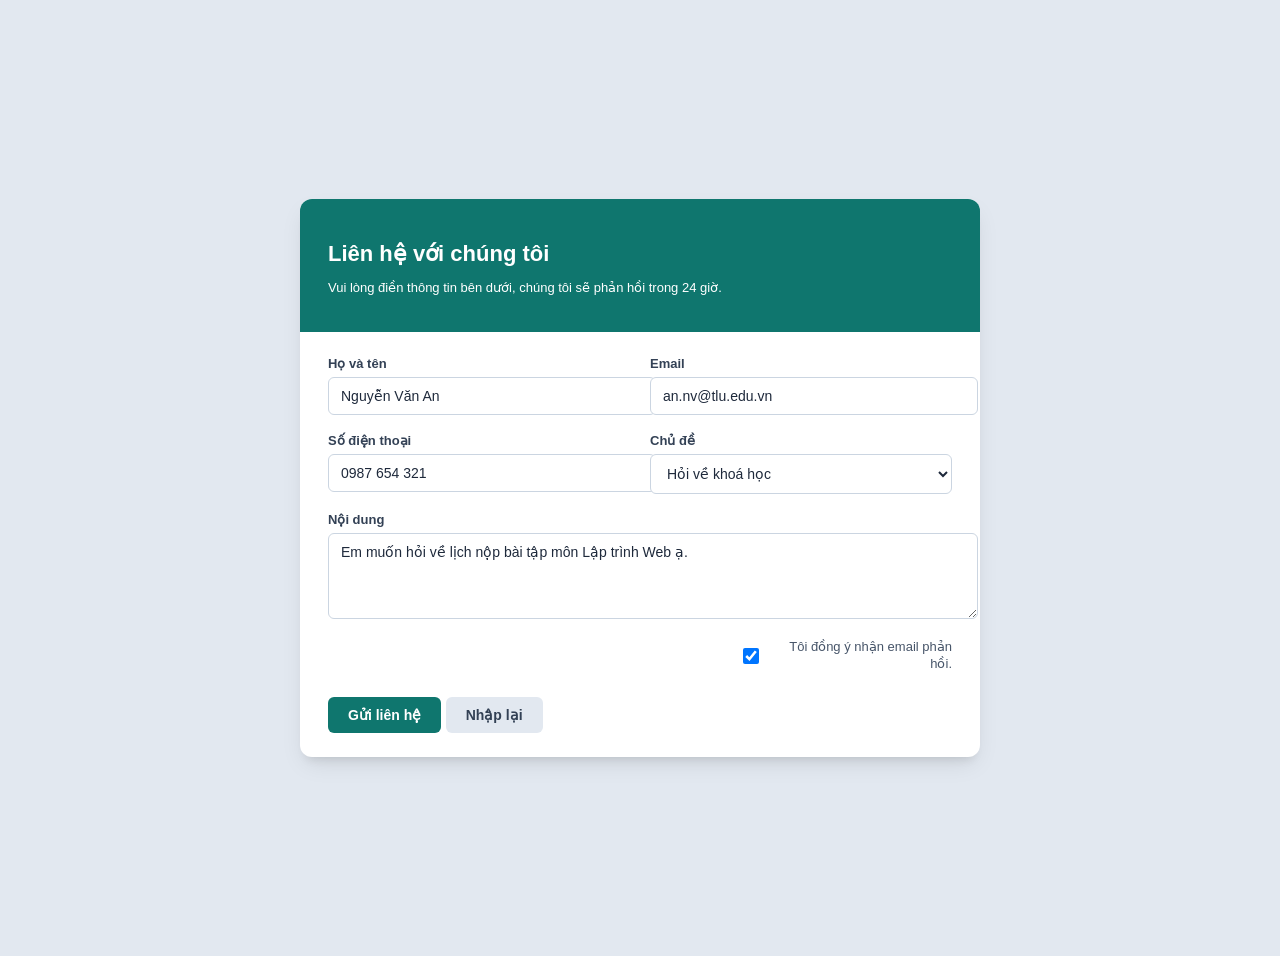
<file: Bai10/index.html>
<!DOCTYPE html>
<html lang="vi">
<head>
    <meta charset="UTF-8">
    <meta name="viewport" content="width=device-width, initial-scale=1.0">
    <title>Bài 10</title>
    <link rel="stylesheet" href="style.css">
</head>
<body>

    <div class="page-container">
        <form class="contact-form" action="#" method="POST">
            
            <div class="form-header">
                <h2>Liên hệ với chúng tôi</h2>
                <p>Vui lòng điền thông tin bên dưới, chúng tôi sẽ phản hồi trong 24 giờ.</p>
            </div>

            <div class="form-body">
                
                <div class="form-grid">
                    <div class="form-group">
                        <label for="fullname">Họ và tên</label>
                        <input type="text" id="fullname" name="fullname" value="Nguyễn Văn An" required>
                    </div>

                    <div class="form-group">
                        <label for="email">Email</label>
                        <input type="email" id="email" name="email" value="an.nv@tlu.edu.vn" required>
                    </div>

                    <div class="form-group">
                        <label for="phone">Số điện thoại</label>
                        <input type="tel" id="phone" name="phone" value="0987 654 321">
                    </div>

                    <div class="form-group">
                        <label for="subject">Chủ đề</label>
                        <select id="subject" name="subject">
                            <option value="khoahoc" selected>Hỏi về khoá học</option>
                            <option value="tuyensinh">Tư vấn tuyển sinh</option>
                            <option value="gop-y">Góp ý dịch vụ</option>
                        </select>
                    </div>
                </div>

                <div class="form-group full-width">
                    <label for="message">Nội dung</label>
                    <textarea id="message" name="message" rows="4">Em muốn hỏi về lịch nộp bài tập môn Lập trình Web ạ.</textarea>
                </div>

                <div class="form-checkbox">
                    <input type="checkbox" id="agree" name="agree" checked>
                    <label for="agree">Tôi đồng ý nhận email phản hồi.</label>
                </div>

                <div class="form-actions">
                    <button type="submit" class="btn btn-submit">Gửi liên hệ</button>
                    <button type="reset" class="btn btn-reset">Nhập lại</button>
                </div>

            </div>
        </form>
    </div>

</body>
</html>
</file>
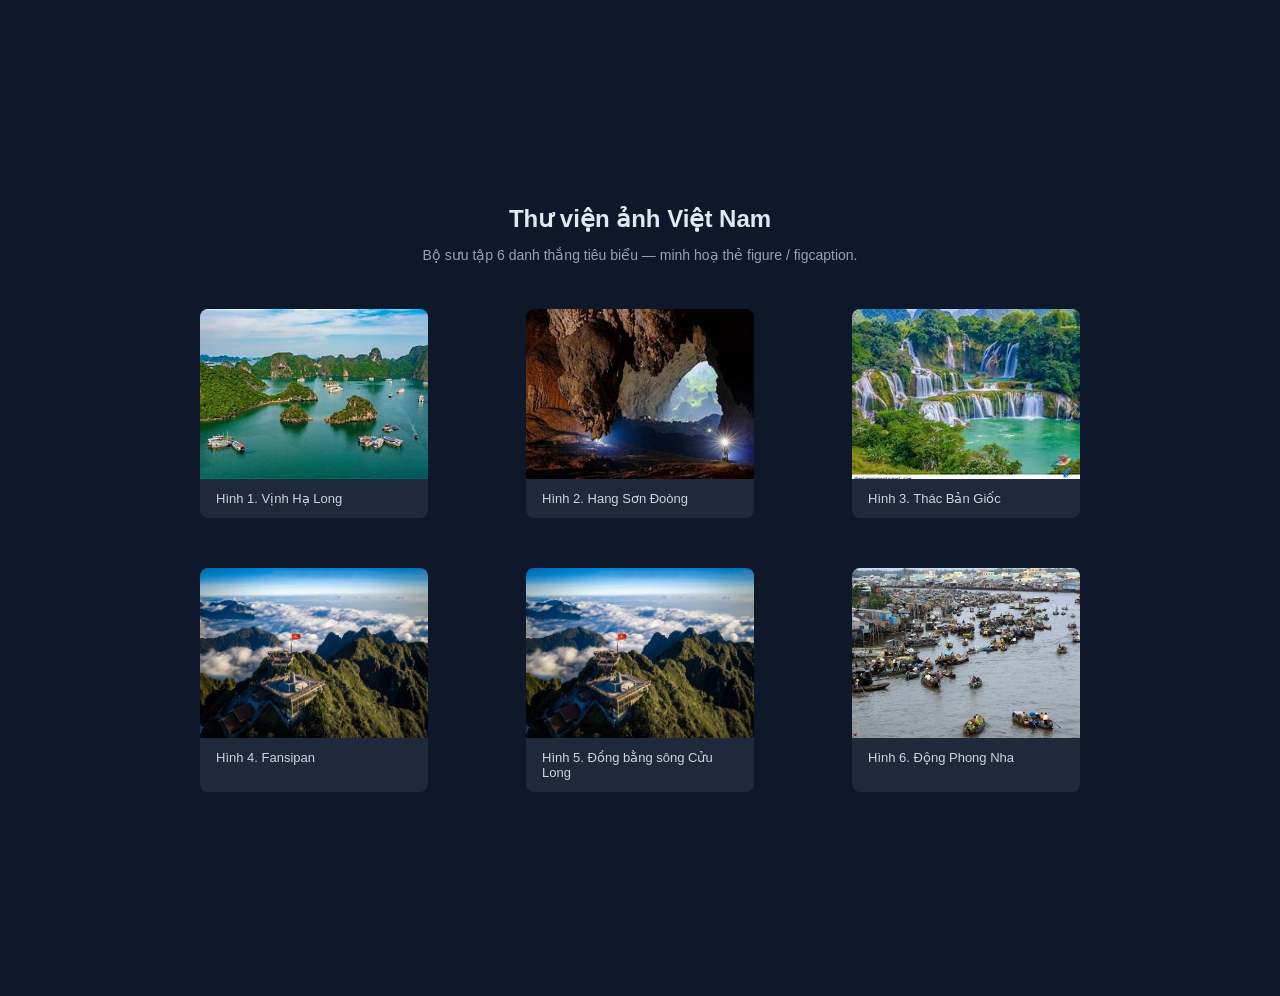
<file: Bai11/index.html>
<!DOCTYPE html>
<html lang="vi">
<head>
    <meta charset="UTF-8">
    <meta name="viewport" content="width=device-width, initial-scale=1.0">
    <title>Bài 11</title>
    <link rel="stylesheet" href="style.css">
</head>
<body>

    <main class="gallery-container">
        
        <header class="header-block">
            <h1 class="page-title">Thư viện ảnh Việt Nam</h1>
            <p class="page-subtitle">Bộ sưu tập 6 danh thắng tiêu biểu — minh hoạ thẻ figure / figcaption.</p>
        </header>

        <section class="gallery-grid">
            
            <figure class="gallery-card">
                <img src="images/OIP-5.jpg" alt="Vịnh Hạ Long" class="gallery-img">
                <figcaption class="gallery-caption">Hình 1. Vịnh Hạ Long</figcaption>
            </figure>

            <figure class="gallery-card">
                <img src="images/OIP-6.jpg" alt="Hang Sơn Đoòng" class="gallery-img">
                <figcaption class="gallery-caption">Hình 2. Hang Sơn Đoòng</figcaption>
            </figure>

            <figure class="gallery-card">
                <img src="images/OIP-7.jpg" alt="Thác Bản Giốc" class="gallery-img">
                <figcaption class="gallery-caption">Hình 3. Thác Bản Giốc</figcaption>
            </figure>

            <figure class="gallery-card">
                <img src="images/fansipan.jpg" alt="Fansipan" class="gallery-img">
                <figcaption class="gallery-caption">Hình 4. Fansipan</figcaption>
            </figure>

            <figure class="gallery-card">
                <img src="images/fansipan.jpg" alt="Đồng bằng sông Cửu Long" class="gallery-img">
                <figcaption class="gallery-caption">Hình 5. Đồng bằng sông Cửu Long</figcaption>
            </figure>

            <figure class="gallery-card">
                <img src="images/dong-bang-song-cuu-long.webp" alt="Động Phong Nha" class="gallery-img">
                <figcaption class="gallery-caption">Hình 6. Động Phong Nha</figcaption>
            </figure>

        </section>

    </main>

</body>
</html>
</file>
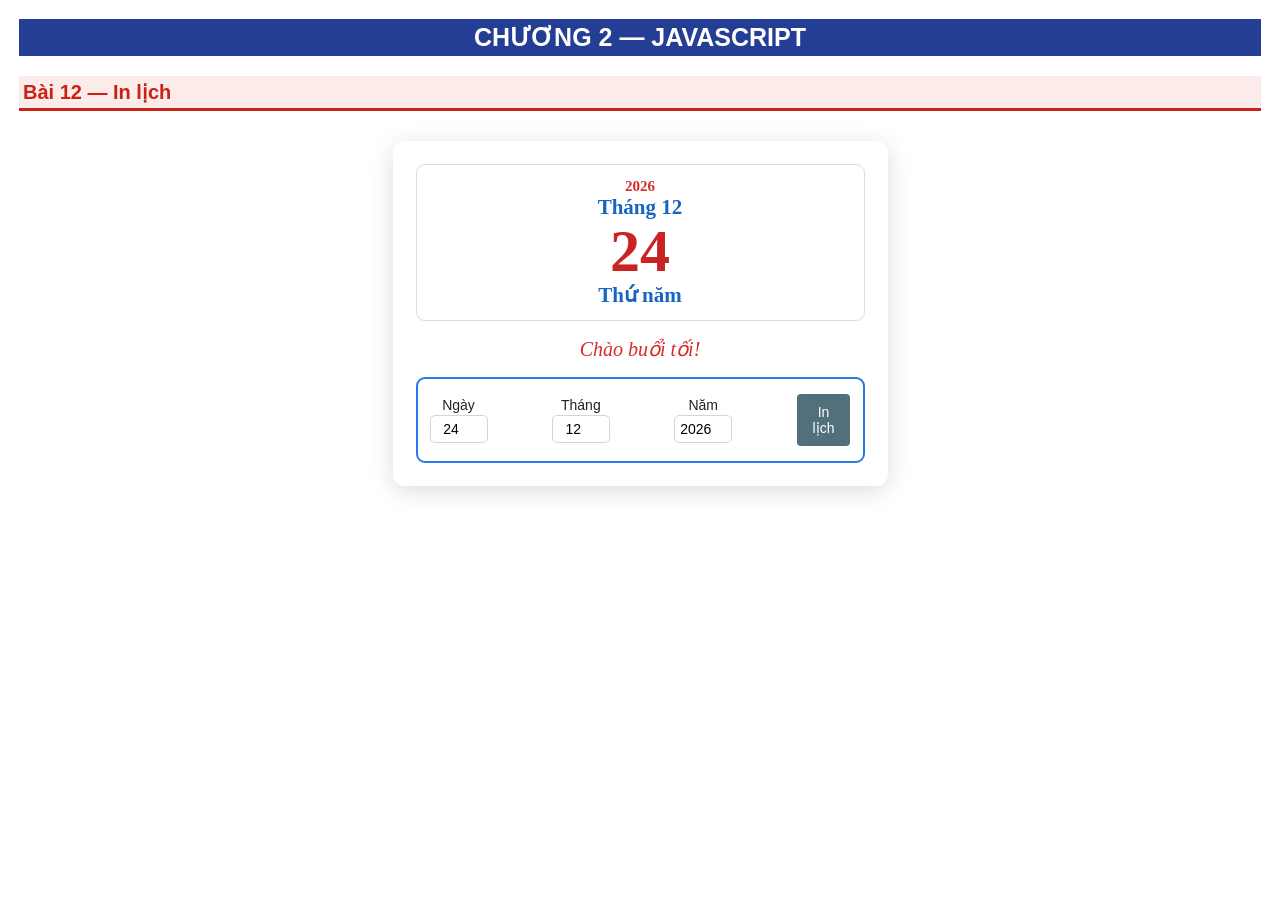
<file: Bai12/index.html>
<!DOCTYPE html>
<html lang="vi">
<head>
    <meta charset="UTF-8">
    <meta name="viewport" content="width=device-width, initial-scale=1.0">
    <title>Bài 12 - In lịch</title>
    <link rel="stylesheet" href="style.css">
</head>

<body>

    <h1 class="chapter-title">CHƯƠNG 2 — JAVASCRIPT</h1>

    <h2 class="page-title">Bài 12 — In lịch</h2>

    <div class="calendar">

        <div class="date-display">
            <div class="year" id="displayYear">2026</div>
            <div class="month" id="displayMonth">Tháng 12</div>
            <div class="day" id="displayDay">24</div>
            <div class="weekday" id="displayWeekday">Thứ năm</div>
        </div>

        <div class="greeting" id="greeting">
            Chào buổi sáng!
        </div>

        <div class="date-form">

            <div class="input-group">
                <label for="dayInput">Ngày</label>
                <input type="number" id="dayInput" value="24" min="1" max="31">
            </div>

            <div class="input-group">
                <label for="monthInput">Tháng</label>
                <input type="number" id="monthInput" value="12" min="1" max="12">
            </div>

            <div class="input-group">
                <label for="yearInput">Năm</label>
                <input type="number" id="yearInput" value="2026" min="1" max="9999">
            </div>

            <button id="printButton">In<br>lịch</button>

        </div>

    </div>

    <script src="script.js"></script>
</body>
</html>
</file>
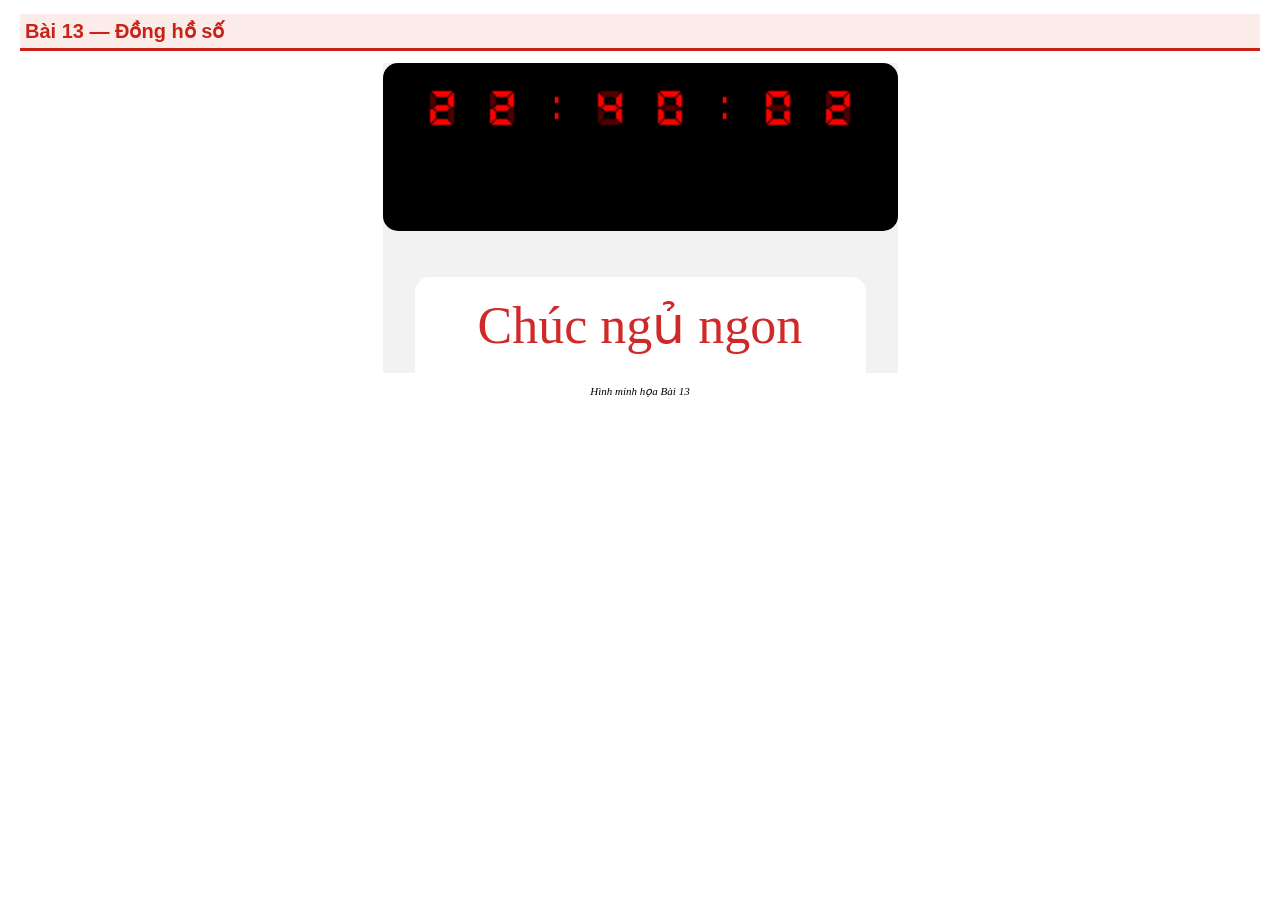
<file: Bai13/index.html>
<!DOCTYPE html>
<html lang="vi">
<head>
    <meta charset="UTF-8">
    <meta name="viewport" content="width=device-width, initial-scale=1.0">
    <title>Bài 13 - Đồng hồ số</title>
    <link rel="stylesheet" href="style.css">
</head>
<body>

    <h2 class="page-title">Bài 13 — Đồng hồ số</h2>

    <div class="clock-container">

        <div class="digital-clock">
            <div id="clock"></div>
        </div>

        <div class="greeting-box">
            <div id="greeting">Chào buổi sáng</div>
        </div>

    </div>

    <p class="caption">Hình minh họa Bài 13</p>

    <script src="script.js"></script>
</body>
</html>
</file>
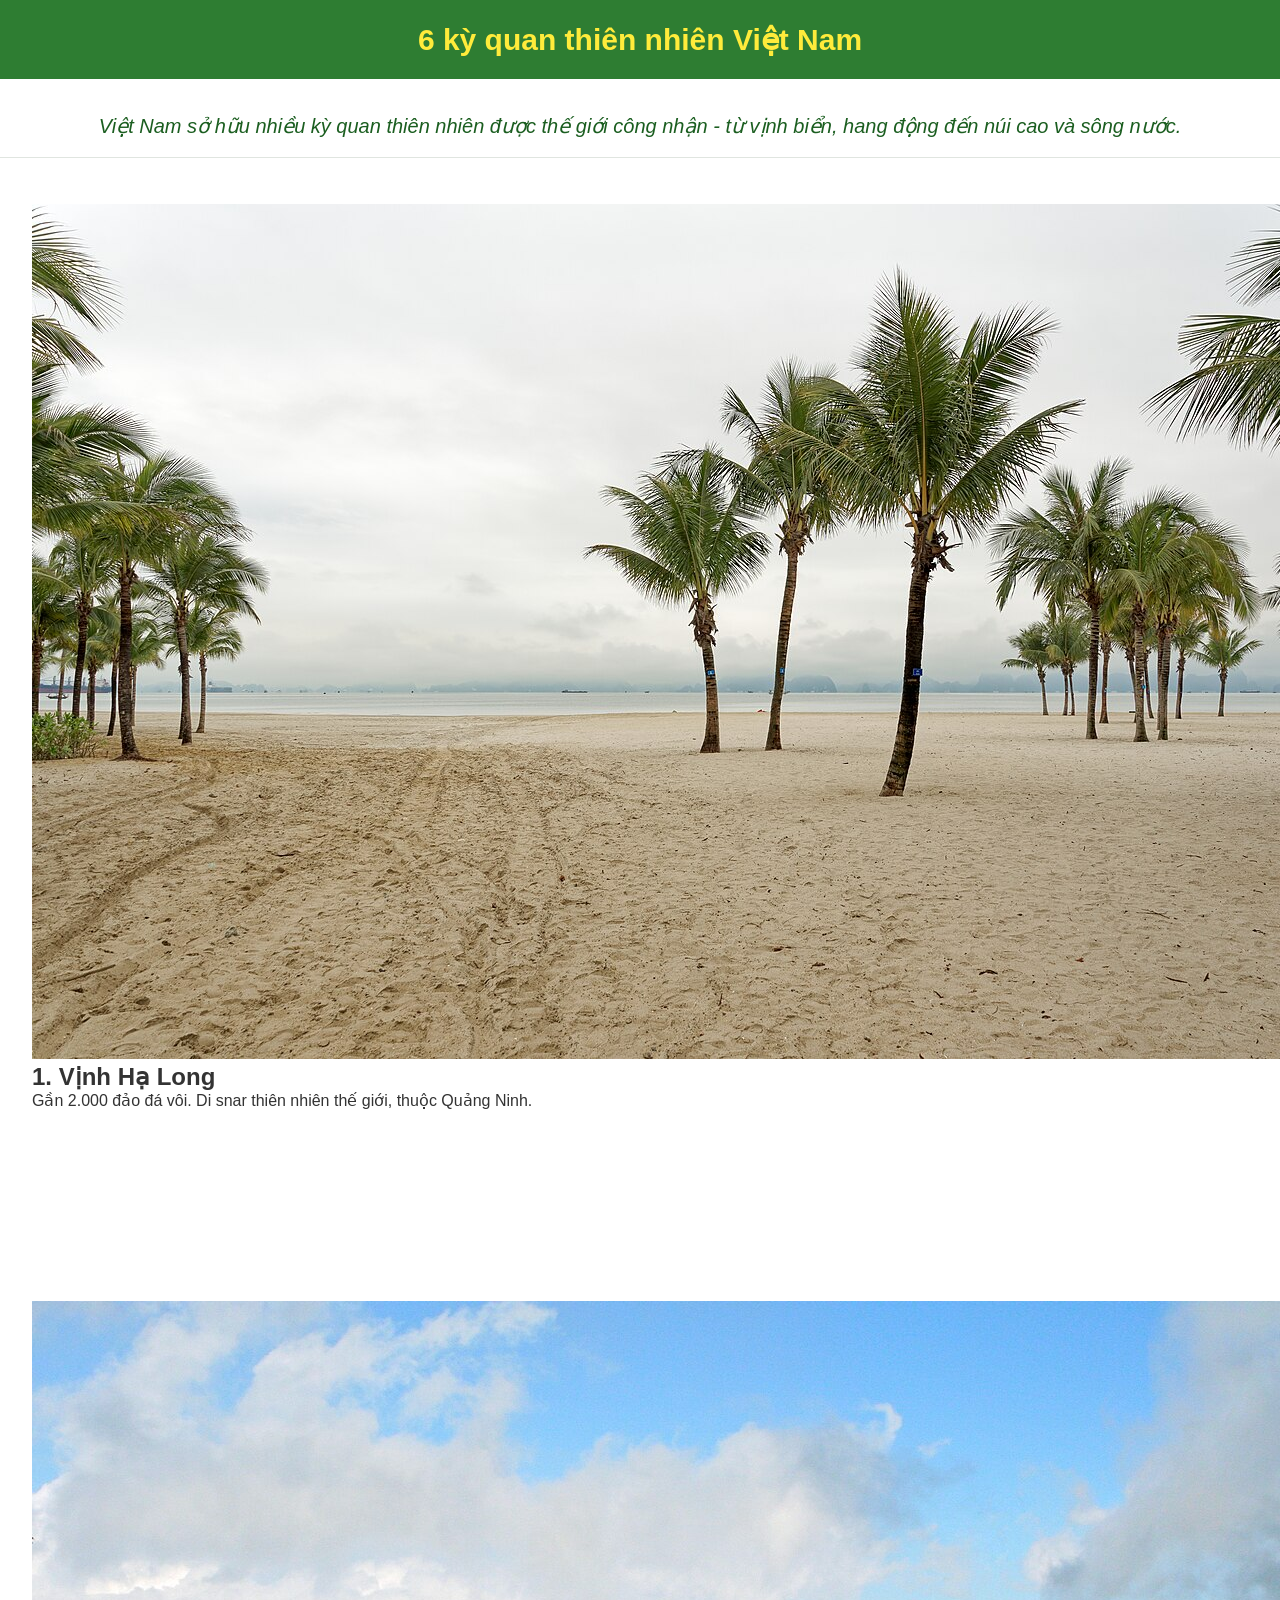
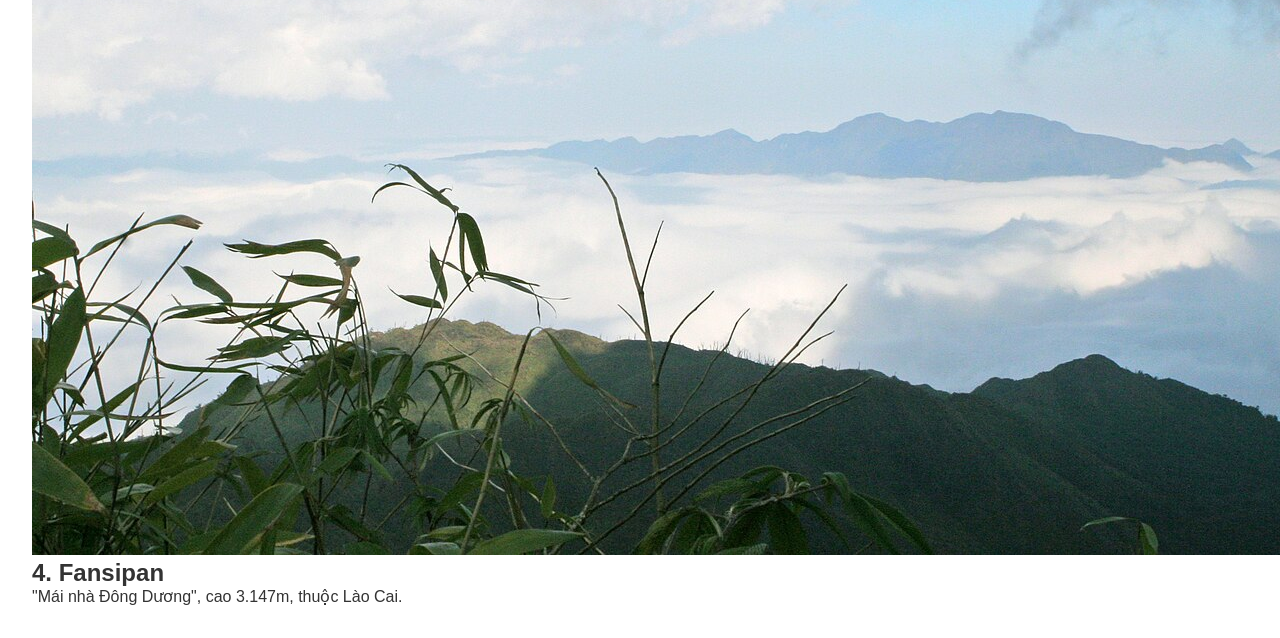
<file: Bai14/index.html>
<!DOCTYPE html>
<html lang="en">

<head>
    <meta charset="UTF-8">
    <meta name="viewport" content="width=device-width, initial-scale=1.0">
    <title>Document</title>
    <link rel="stylesheet" href="style.css">
</head>

<body>
    <div class="container">
        <div class="tilte">
            <div class="title-heading">
                <h1>6 kỳ quan thiên nhiên Việt Nam</h1>
            </div>
            <div class="title-decription">Việt Nam sở hữu nhiều kỳ quan thiên nhiên được thế giới công nhận - từ vịnh
                biển, hang động đến núi cao và sông nước.</div>
        </div>
        <div class="gallery">
            <div class="photo-card">
                <div class="photo-image">
                    <img src="image/1-vinh-ha-long.jpg" alt="Vịnh Hạ Long">
                </div>
                <div class="photo-caption">
                    <h2>1. Vịnh Hạ Long</h2>
                    <p>Gần 2.000 đảo đá vôi. Di snar thiên nhiên thế giới, thuộc Quảng Ninh.</p>
                </div>
            </div>
            <div class="photo-card">
                    <div class="photo-image">
                        <img src="image/2-son-doong.jpg" alt="Sơn Doong">
                    </div>
                    <div class="photo-caption">
                        <h2>2. Hang Sơn Đoong</h2>
                        <p>Hang động tự nhiên lớn nhất thế giới, thuộc Quảng Bình</p>
                    </div>
                </div>
                <div class="photo-card">
                    <div class="photo-image">
                        <img src="image/3-thac-ban-gioc.jpg" alt="Thác Bản Giốc">
                    </div>
                    <div class="photo-caption">
                        <h2>3. Thác Bản Giốc</h2>
                        <p>Thác nước đẹp nhất Việt Nam, nằm ở Cao Bằng.</p>
                    </div>
                </div>
                <div class="photo-card">
                    <div class="photo-image">
                        <img src="image/4-fansipan.jpg" alt="Fasipan">
                    </div>
                    <div class="photo-caption">
                        <h2>4. Fansipan</h2>
                        <p>"Mái nhà Đông Dương", cao 3.147m, thuộc Lào Cai.</p>
                    </div>
                </div>
                <div class="photo-card">
                    <div class="photo-image">
                        <img src="image/5-mekong.jpg" alt="Mekong">
                    </div>
                    <div class="photo-caption">
                        <h2>5. Đồng bằng sông Cửu Long</h2>
                        <p>Vựa lysa, miệt vườn sông trù phú miền Nam.</p>
                    </div>
                </div>
                <div class="photo-card">
                    <div class="photo-image">
                        <img src="image/6-phong-nha.jpg" alt="Phong Nha">
                    </div>
                    <div class="photo-caption">
                        <h2>6. Động Phong Nha</h2>
                        <p>Hế thống hang động kỳ vĩ, Di sản thiên nhiên thế giới.</p>
                    </div>
                </div>
        </div>
    </div>
</body>

</html>
</file>
<file: Bai01/style.css>
body {
            font-family: Arial, sans-serif;
            background-color: white;
            margin: 10px 17px;
        }

        /* Tiêu đề chương */
        .chapter {
            background-color: #203d96;
            color: white;
            text-align: center;
            font-size: 34px;
            font-weight: bold;
            padding: 5px;
            margin-bottom: 27px;
        }

        /* Tiêu đề bài */
        .lesson {
            background-color: #fff0ee;
            color: #b52b20;
            font-size: 27px;
            font-weight: bold;
            padding: 4px 3px;
            border-bottom: 3px solid #b52b20;
            margin-bottom: 40px;
        }

        /* Khung bài thơ */
        .poem {
            background-color: #fffde8;
            border: 1px solid #b7b7a9;
            width: 85%;
            max-width: 1000px;
            margin: 0 auto;
            padding: 24px;
            text-align: center;
            box-sizing: border-box;
        }

        /* Tiêu đề bài thơ */
        .poem-title {
            background-color: #ffd8e4;
            color: #d00000;
            font-family: "Times New Roman", serif;
            font-size: 28px;
            font-weight: bold;
            padding: 5px;
            margin: 0 0 18px;
        }

        /* Nội dung thơ */
        .stanza {
            font-family: "Times New Roman", serif;
            font-size: 18px;
            font-style: italic;
            line-height: 1.5;
            margin: 0;
        }

        .spring {
            color: #0044ff;
        }

        .summer {
            color: #e00000;
        }

        .autumn {
            color: #0044ff;
        }

        .winter {
            color: #0044ff;
        }

        /* Đường kẻ ngăn cách */
        hr {
            width: 55%;
            border: none;
            border-top: 1px solid #3974ff;
            margin: 16px auto;
        }

        /* Chân trang */
        .footer {
            color: #777;
            font-family: "Times New Roman", serif;
            font-size: 16px;
            font-style: italic;
            margin-top: 22px;
        }

        /* Hiển thị tốt trên điện thoại */
        @media (max-width: 600px) {
            .chapter {
                font-size: 24px;
            }

            .lesson {
                font-size: 20px;
            }

            .poem {
                width: 100%;
                padding: 15px;
            }

            .stanza {
                font-size: 16px;
            }

            .poem-title {
                font-size: 24px;
            }

            hr {
                width: 75%;
            }
        }
</file>
<file: Bai02/style.css>
body {
            font-family: Arial, sans-serif;
            background-color: white;
            margin: 20px;
        }

        h2 {
            color: #C92318;
            background-color: #FBECE9;
            border-bottom: 2px solid #C92318;
            padding: 5px;
        }

        .tour {
            width: 80%;
            margin: 25px auto;
            padding: 20px;
            background-color: #C9A227;
            border: 8px solid #F2F2F2;
            box-shadow: 0 5px 12px #CCCCCC;
            color: white;
            font-family: "Times New Roman", serif;
            overflow: auto;
        }

        .tour h3 {
            text-align: center;
            color: white;
            text-shadow: 2px 2px 3px #886B18;
            margin-top: 0;
        }

        .tour img {
            width: 30%;
            float: right;
            margin: 0 0 10px 15px;
            border: 2px solid white;
            border-radius: 3px;
        }

        .tour p {
            text-align: justify;
            line-height: 1.5;
            font-size: 14px;
        }

        .caption {
            text-align: center;
            font-size: 12px;
            font-style: italic;
        }
</file>
<file: Bai03/style.css>
body {
    font-family: Arial, sans-serif;
    background-color: #FFFFFF;
    margin: 20px;
}

h2 {
    color: #C92318;
    background-color: #FBECE9;
    border-bottom: 2px solid #C92318;
    padding: 5px;
    margin-bottom: 10px;
}

.container {
    width: 90%;
    margin: 0 auto;
    padding: 16px;
    box-sizing: border-box;
    background: linear-gradient(
        to bottom,
        #7EC8E3,
        #0A5C8A
    );
}

.content {
    background-color: #FFFFFF;
    padding: 15px;
    border-radius: 8px;
    overflow: auto;
}

.content h3 {
    color: #0B3D5C;
    text-align: center;
    font-family: "Times New Roman", serif;
    font-size: 20px;
    margin: 0 0 10px;
}

.highlight {
    background-color: #0B3D5C;
    color: #FFFFFF;
    font-family: "Times New Roman", serif;
    font-size: 14px;
    font-style: italic;
    padding: 10px;
    border-radius: 5px;
    margin-bottom: 10px;
}

.content img {
    width: 34%;
    float: right;
    margin: 0 0 10px 15px;
    border-radius: 8px;
}

.content p {
    color: #222222;
    font-family: "Times New Roman", serif;
    font-size: 14px;
    line-height: 1.5;
    text-align: left;
    margin: 8px 0;
}

.content p::first-letter {
    font-size: 28px;
    font-weight: bold;
    color: #0B3D5C;
    float: left;
    line-height: 1;
    padding-right: 4px;
}

.caption {
    text-align: center;
    font-size: 12px;
    font-style: italic;
    margin-top: 10px;
}

@media (max-width: 600px) {
    .container {
        width: 100%;
        padding: 8px;
    }

    .content {
        padding: 10px;
    }

    .content img {
        width: 45%;
    }
}
</file>
<file: Bai04/style.css>
body {
    font-family: "Times New Roman", Times, serif;
    line-height: 1.6;
    color: #333;
    background-color: #ffffff;
    margin: 0;
    padding: 20px;
    /* Căn giữa nội dung */
    display: flex;
    flex-direction: column;
    align-items: center; 
}

/* Giới hạn chiều rộng nội dung để dễ đọc */
header, .img, .content, .note {
    max-width: 800px;
    width: 100%;
}

header {
    text-align: center;
    color: #245b9d;
    margin-bottom: 20px;
}

header h1 {
    font-size: 32px;
    font-weight: bold;
    margin: 0;
    text-transform: uppercase;
}

header h2 {
    font-size: 22px;
    font-weight: bold;
    margin: 5px 0 0 0;
    text-transform: uppercase;
}

.img {
    border-radius: 8px;
    display: block;
    margin-bottom: 25px;
    box-shadow: 0 4px 6px rgba(0,0,0,0.1);
}

.content p {
    text-align: justify;
    font-size: 18px;
    margin-bottom: 20px;
}

.content p::first-letter {
    float: left;
    font-size: 55px;
    line-height: 45px;
    padding-top: 4px;
    padding-right: 8px;
    color: #c02827; 
    font-weight: bold;
}

.note {
    background-color: #245b9d;
    color: #ffffff;
    text-align: right;
    padding: 6px 15px;
    font-size: 16px;
    margin: 25px 0;
}
</file>
<file: Bai05/style.css>
body {
    font-family: Arial, Helvetica, sans-serif;
    background-color: #ffffff;
    display: flex;
    justify-content: center;
    padding: 40px 20px;
}

.container {
    display: flex;
    align-items: flex-start;
    gap: 35px;
    max-width: 750px;
    width: 100%;
}
    
.left {
    flex: 0 0 auto;
    padding-top: 10px;
}

.image {
    max-width: 220px;
    height: auto;
    display: block;
}

.right {
    flex: 1;
}

.header {
    text-align: center;
    color: #C2185B;
    font-weight: bold;
}

.section-badge {
    font-weight: bold;
    background-color: #FFC0CB;
    display: inline-block;
    /* giúp phần nền đỏ thu gọn vào kích thước chữ */
}

.list-square {
    padding-left: 24px;
}

.list-square .list-item {
    display: list-item;
    list-style-type: square;
    color: #222222;
}

.list-circle {
    padding-left: 24px;
}

.list-circle .list-item {
    display: list-item;
    list-style-type: circle;
    color: #222222;
}

.copyright {
    text-align: right;
    margin-top: 25px;
    padding-right: 15px;
}

.copyright-link {
    color: #0000EE;
    text-decoration: underline;
}
</file>
<file: Bai06/style.css>
body {
    font-family: Arial, sans-serif;
    background-color: #FFFFFF;
    margin: 14px;
}

h2 {
    color: #C92318;
    background-color: #FBECE9;
    border-bottom: 2px solid #C92318;
    padding: 5px;
    margin: 0 0 10px;
    font-size: 18px;
}

.menu {
    width: 458px;
    height: 252px;
    margin: 0 auto;
    padding: 16px 10px 12px;
    box-sizing: border-box;
    background-color: #FBF5E6;
}

.menu h3 {
    text-align: center;
    color: #E94B00;
    font-family: "Times New Roman", serif;
    font-size: 16px;
    margin: 2px 0 10px;
}

.content {
    display: flex;
    align-items: flex-start;
    gap: 10px;
}

.food-image {
    width: 32%;
    height: 175px;
    display: flex;
    align-items: center;
    justify-content: center;
    flex-shrink: 0;
}

.food-image img {
    display: block;
    width: 100%;
    height: auto;
    object-fit: contain;
}

table {
    width: 68%;
    border-collapse: collapse;
    background-color: #FFFFFF;
    font-family: "Times New Roman", serif;
    font-size: 11px;
    box-shadow: 0 5px 12px #E5DED0;
}

thead {
    background-color: #F04B00;
    color: #FFFFFF;
}

th {
    padding: 5px 8px;
    text-align: left;
    height: 20px;
    box-sizing: border-box;
}

th:first-child,
td:first-child {
    width: 44px;
    text-align: center;
}

td {
    padding: 4px 8px;
    height: 21px;
    border-bottom: 1px solid #E8E0D4;
    box-sizing: border-box;
}

tbody tr:nth-child(odd) {
    background-color: #F8F3E9;
}

tbody tr:nth-child(even) {
    background-color: #FFFFFF;
}

@media (max-width: 500px) {
    .menu {
        width: 100%;
        height: auto;
    }

    .food-image {
        width: 32%;
        height: auto;
    }

    .content {
        gap: 8px;
    }

    table {
        width: 68%;
    }
}
</file>
<file: Bai07/style.css>
body {
    font-family: Arial, sans-serif;
    background-color: #FFFFFF;
    margin: 15px 23px;
}

.page-title {
    color: #C92318;
    background-color: #FBECE9;
    border-bottom: 2px solid #C92318;
    padding: 5px;
    margin: 0 0 10px;
    font-size: 18px;
}

.promotion {
    width: 90%;
    max-width: 458px;
    min-height: 324px;
    margin: 0 auto;
    padding: 16px 9px 20px;
    box-sizing: border-box;
    background-color: #ECEFF0;
    box-shadow: 0 8px 15px #D5D8D9;
}

.main-title {
    background-color: #C8102E;
    color: #FFFFFF;
    text-align: center;
    font-size: 12px;
    font-weight: bold;
    padding: 8px 5px;
}

.subtitle {
    background-color: #FBE3E8;
    color: #C8102E;
    text-align: center;
    font-size: 10px;
    font-weight: bold;
    padding: 5px;
}

.content {
    display: grid;
    grid-template-columns: 1fr 1fr;
    background-color: #FFFFFF;
    min-height: 245px;
    padding: 12px 10px;
    box-sizing: border-box;
}

.left-column {
    padding: 0 10px 0 0;
    align-self: end;
}

.right-column {
    border-left: 1px solid #EEEEEE;
    padding-left: 10px;
    font-size: 9px;
}

.content h3 {
    color: #C8102E;
    font-size: 9px;
    margin: 0 0 5px;
}

.content ul {
    padding-left: 14px;
    margin: 0 0 10px;
}

.content li {
    color: #333333;
    font-size: 9px;
    line-height: 1.5;
    margin-bottom: 4px;
    text-align: left;
}

.product-image {
    float: right;
    width: 48%;
    height: auto;
    margin: 0 0 8px 7px;
}

.caption {
    text-align: center;
    font-size: 11px;
    font-style: italic;
    margin-top: 10px;
}

@media (max-width: 450px) {
    body {
        margin: 10px;
    }

    .promotion {
        width: 100%;
    }

    .content {
        grid-template-columns: 1fr;
        gap: 15px;
    }

    .left-column {
        align-self: auto;
    }

    .right-column {
        border-left: none;
        border-top: 1px solid #EEEEEE;
        padding: 10px 0 0;
    }
}
</file>
<file: Bai08/style.css>
body {
    font-family: Arial, sans-serif;
    background-color: #FFFFFF;
    margin: 15px;
    color: #333333;
}

.page-title {
    color: #C92318;
    background-color: #FBECE9;
    border-bottom: 2px solid #C92318;
    padding: 5px;
    margin: 0 0 12px;
    font-size: 18px;
}

.news-page {
    width: 90%;
    max-width: 458px;
    margin: 0 auto;
    padding: 8px;
    background-color: #EAF0F5;
    box-sizing: border-box;
}

.news-page > h1 {
    color: #2475C5;
    font-size: 12px;
    margin: 0;
    padding: 8px 10px;
    background-color: #FFFFFF;
    border-bottom: 2px solid #3985D0;
}

.news-layout {
    display: grid;
    grid-template-columns: 90px 1fr;
    background-color: #FFFFFF;
    min-height: 540px;
}

.sidebar {
    background-color: #F4F8FC;
    border-right: 1px solid #E2EAF2;
    padding: 10px 7px;
}

.sidebar-title {
    font-size: 7px;
    color: #888888;
    margin: 0 0 8px;
}

.sidebar a {
    display: block;
    text-decoration: none;
    color: #2876C5;
    font-size: 8px;
    margin-bottom: 7px;
}

.articles {
    padding: 10px;
    min-width: 0;
}

.articles section {
    margin-bottom: 10px;
}

.articles section > h2 {
    color: #FFFFFF;
    background-color: #2472C4;
    font-size: 9px;
    font-weight: normal;
    padding: 5px 7px;
    margin: 0 0 8px;
    border-radius: 2px;
}

article {
    min-height: 78px;
    padding-bottom: 8px;
    margin-bottom: 7px;
    border-bottom: 1px solid #EEEEEE;
    overflow: auto;
}

article img {
    width: 60px;
    height: 58px;
    object-fit: cover;
    float: right;
    margin: 0 0 5px 7px;
}

article h3 {
    color: #2876C5;
    font-size: 8px;
    margin: 0 0 5px;
}

article p {
    color: #333333;
    font-size: 7px;
    line-height: 1.5;
    margin: 0;
}

@media (max-width: 450px) {
    .news-page {
        width: 100%;
    }

    .news-layout {
        grid-template-columns: 78px 1fr;
    }

    .articles {
        padding: 7px;
    }

    article img {
        width: 52px;
        height: 50px;
    }
}
</file>
<file: Bai09/style.css>
body {
    font-family: Arial, Helvetica, sans-serif;
    background-color: #eef2f5;
    display: flex;
    justify-content: center;
    align-items: center;
    min-height: 100vh;
    padding: 20px;
}

.profile-card {
    display: grid;
    grid-template-columns: 280px 1fr;
    width: 100%;
    max-width: 850px;
    background-color: #FFFFFF;
    border-radius: 12px;
    box-shadow: 0 10px 25px rgba(0, 0, 0, 0.1);
    overflow: hidden;
}

.left-column {
    background: linear-gradient(180deg, #1565C0 0%, #0d3f7a 100%);
    color: #FFFFFF;
    padding: 40px 25px;
    text-align: center;
    display: flex;
    flex-direction: column;
    align-items: center;
}

.avatar {
    width: 130px;
    height: 130px;
    background-color: #FFFFFF;
    color: #1565C0;
    border-radius: 50%;
    display: flex;
    justify-content: center;
    align-items: center;
    font-size: 42px;
    font-weight: bold;
    margin-bottom: 20px;
}

.user-name {
    font-size: 22px;
    font-weight: bold;
    margin-bottom: 4px;
}

.user-role {
    font-size: 13px;
    opacity: 0.85;
    margin-bottom: 35px;
}

.contact-info {
    list-style: none;
    text-align: left;
    width: 100%;
    font-size: 13px;
}

.contact-info li {
    margin-bottom: 12px;
    display: flex;
    align-items: center;
    gap: 10px;
    word-break: break-all;
}

.contact-info .icon {
    font-size: 15px;
    width: 18px;
    text-align: center;
    flex-shrink: 0;
}

.right-column {
    padding: 35px 35px;
    display: flex;
    flex-direction: column;
    gap: 22px;
}

.profile-section {
    display: flex;
    flex-direction: column;
    gap: 10px;
}

.section-title {
    color: #1565C0;
    font-size: 16px;
    font-weight: bold;
    border-bottom: 1px solid #e0e0e0;
    padding-bottom: 6px;
}

.section-text {
    font-size: 13.5px;
    color: #333333;
    line-height: 1.5;
}

.skills-list {
    display: flex;
    gap: 10px;
    flex-wrap: wrap;
}

.chip {
    background-color: #e3f0ff;
    color: #0d3f7a;
    padding: 6px 16px;
    border-radius: 20px;
    font-size: 12.5px;
    font-weight: 500;
}

.links-list {
    font-size: 14px;
    color: #1565C0;
}

.links-list a {
    color: #1565C0;
    text-decoration: underline;
    font-weight: 500;
}

.links-list a:hover {
    color: #0d3f7a;
}
</file>
<file: Bai10/style.css>
body {
    font-family: Arial, Helvetica, sans-serif;
    background-color: #e2e8f0;
    color: #334155;
    display: flex;
    justify-content: center;
    align-items: center;
    min-height: 100vh;
    padding: 20px;
}

.page-container {
    width: 100%;
    max-width: 680px;
}

.contact-form {
    background-color: #ffffff;
    border-radius: 12px;
    box-shadow: 0 10px 25px -5px rgba(0, 0, 0, 0.1), 0 8px 10px -6px rgba(0, 0, 0, 0.1);
}

.form-header {
    background-color: #0f766e;
    color: #ffffff;
    padding: 24px 28px;
    border-top-left-radius: 12px;
    border-top-right-radius: 12px;
}

.form-header h2 {
    font-size: 22px;
    font-weight: bold;
    margin-bottom: 6px;
}

.form-header p {
    font-size: 13px;
}

.form-body {
    padding: 24px 28px;
}

.form-grid {
    display: grid;
    grid-template-columns: repeat(2, 1fr);
    gap: 18px 20px;
    margin-bottom: 18px;
}

.form-group {
    display: flex;
    flex-direction: column;
}

.form-group.full-width {
    margin-bottom: 20px;
}

.form-group label {
    font-size: 13px;
    font-weight: bold;
    color: #334155;
    margin-bottom: 6px;
}

.form-group input,
.form-group select,
.form-group textarea {
    width: 100%;
    padding: 10px 12px;
    font-size: 14px;
    color: #1e293b;
    background-color: #ffffff;
    border: 1px solid #cbd5e1;
    border-radius: 6px;
    outline: none;
    font-family: inherit;
    transition: border-color 0.2s, box-shadow 0.2s;
}

.form-group textarea {
    resize: vertical;
}

.form-checkbox {
    display: flex;
    align-items: center;
    justify-content: flex-end;
    gap: 10px;
    margin-bottom: 24px;
}

.form-checkbox input[type="checkbox"] {
    width: 16px;
    height: 16px;
    accent-color: #0075ff;
    cursor: pointer;
}

.form-checkbox label {
    font-size: 13px;
    color: #475569;
    cursor: pointer;
    text-align: right;
    max-width: 180px;
    line-height: 1.3;
}

.btn {
    padding: 10px 20px;
    font-size: 14px;
    font-weight: bold;
    border: none;
    border-radius: 6px;
    cursor: pointer;
    transition: background-color 0.2s, transform 0.1s;
}

.btn:active {
    transform: scale(0.98);
}

.btn-submit {
    background-color: #0f766e;
    color: #ffffff;
}

.btn-submit:hover {
    background-color: #115e59;
}

.btn-reset {
    background-color: #e2e8f0;
    color: #334155;
}

.btn-reset:hover {
    background-color: #cbd5e1;
}

@media (max-width: 576px) {
    .form-grid {
        grid-template-columns: 1fr;
    }

    .form-checkbox {
        justify-content: flex-start;
    }

    .form-checkbox label {
        text-align: left;
        max-width: none;
    }
}
</file>
<file: Bai11/style.css>
body {
    font-family: Arial, Helvetica, sans-serif;
    background-color: #0f172a;
    color: #e2e8f0;
    min-height: 100vh;
    display: flex;
    justify-content: center;
    align-items: center;
    padding: 40px 20px;
}

.gallery-container {
    width: 100%;
    max-width: 960px;
    margin: 0 auto;
}

.header-block {
    text-align: center;
    margin-bottom: 30px;
}

.page-title {
    font-size: 24px;
    font-weight: bold;
    color: #e2e8f0;
    margin-bottom: 8px;
}

.page-subtitle {
    font-size: 14px;
    color: #94a3b8;
}

.gallery-grid {
    display: grid;
    grid-template-columns: repeat(3, 1fr);
    gap: 18px;
}

.gallery-card {
    background-color: #1e293b;
    border-radius: 8px;
    overflow: hidden;
    display: flex;
    flex-direction: column;
}

.gallery-img {
    width: 100%;
    height: 170px;
    object-fit: cover;
    display: block;
}

.gallery-caption {
    padding: 12px 16px;
    color: #cbd5e1;
    font-size: 13px;
    text-align: left;
}

@media (max-width: 768px) {
    .gallery-grid {
        grid-template-columns: repeat(2, 1fr);
    }
}

@media (max-width: 480px) {
    .gallery-grid {
        grid-template-columns: 1fr;
    }
}
</file>
<file: Bai12/style.css>
body {
    font-family: Arial, sans-serif;
    background-color: #FFFFFF;
    margin: 19px;
    color: #222222;
}

.chapter-title {
    background-color: #243E96;
    color: #FFFFFF;
    text-align: center;
    font-size: 25px;
    padding: 4px;
    margin: 0 0 20px;
}

.page-title {
    color: #C92318;
    background-color: #FBECE9;
    border-bottom: 3px solid #C92318;
    font-size: 20px;
    padding: 4px;
    margin: 0 0 30px;
}

.calendar {
    width: 495px;
    max-width: 100%;
    box-sizing: border-box;
    margin: 0 auto;
    padding: 23px;
    background-color: #FFFFFF;
    border-radius: 12px;
    box-shadow: 0 5px 25px #DDDDDD;
}

.date-display {
    border: 1px solid #DDDDDD;
    border-radius: 9px;
    height: 155px;
    display: flex;
    flex-direction: column;
    align-items: center;
    justify-content: center;
    font-family: "Times New Roman", serif;
}

.year {
    color: #D52B2B;
    font-size: 15px;
    font-weight: bold;
}

.month {
    color: #1765C0;
    font-size: 21px;
    font-weight: bold;
}

.day {
    color: #C92323;
    font-size: 60px;
    font-weight: bold;
    line-height: 1.05;
}

.weekday {
    color: #1765C0;
    font-size: 21px;
    font-weight: bold;
}

.greeting {
    text-align: center;
    color: #D52B2B;
    font-family: "Times New Roman", serif;
    font-style: italic;
    font-size: 20px;
    margin: 16px 0;
}

.date-form {
    display: flex;
    align-items: center;
    justify-content: space-between;
    gap: 10px;
    border: 2px solid #2878E8;
    border-radius: 9px;
    padding: 15px 12px;
}

.input-group {
    display: flex;
    flex-direction: column;
    align-items: center;
    gap: 2px;
}

.input-group label {
    font-size: 14px;
}

.input-group input {
    width: 58px;
    padding: 5px;
    text-align: center;
    font-size: 14px;
    border: 1px solid #D5D5D5;
    border-radius: 5px;
    box-sizing: border-box;
}

button {
    background-color: #526F7C;
    color: #FFFFFF;
    border: none;
    border-radius: 4px;
    padding: 10px 16px;
    font-size: 14px;
    cursor: pointer;
}

button:hover {
    background-color: #365563;
}

@media (max-width: 480px) {
    body {
        margin: 10px;
    }

    .calendar {
        padding: 12px;
    }

    .date-form {
        gap: 5px;
        padding: 10px 5px;
    }

    .input-group input {
        width: 48px;
    }

    button {
        padding: 9px;
    }
}
</file>
<file: Bai13/style.css>
body {
    font-family: Arial, sans-serif;
    background-color: #FFFFFF;
    margin: 14px 20px;
}

.page-title {
    color: #C92318;
    background-color: #FBECE9;
    border-bottom: 3px solid #C92318;
    padding: 5px;
    margin: 0 0 12px;
    font-size: 20px;
}

.clock-container {
    width: 515px;
    max-width: 100%;
    margin: 0 auto;
    padding-bottom: 0;
    background-color: #F2F2F2;
    box-sizing: border-box;
    overflow: hidden;
}

.digital-clock {
    height: 168px;
    background-color: #000000;
    border-radius: 15px;
    padding-top: 24px;
    box-sizing: border-box;
}

#clock {
    display: flex;
    justify-content: space-evenly;
    align-items: center;
    padding: 0 18px;
    gap: 3px;
}

#clock img {
    width: 32px;
    height: 42px;
    object-fit: fill;
    flex-shrink: 1;
}

#clock .colon {
    width: 20px;
    height: 42px;
}

.greeting-box {
    margin: 46px 32px 0;
    min-height: 96px;
    background-color: #FFFFFF;
    border-radius: 15px 15px 0 0;
    display: flex;
    align-items: center;
    justify-content: center;
    padding: 8px;
    box-sizing: border-box;
}

#greeting {
    color: #CF2929;
    font-family: "Times New Roman", serif;
    font-size: clamp(28px, 6vw, 52px);
    text-align: center;
}

.caption {
    text-align: center;
    font-family: "Times New Roman", serif;
    font-size: 11px;
    font-style: italic;
    margin-top: 12px;
}

@media (max-width: 480px) {
    body {
        margin: 10px;
    }

    .digital-clock {
        height: 140px;
        padding-top: 28px;
    }

    #clock {
        padding: 0 8px;
        gap: 1px;
    }

    #clock img {
        width: 25px;
        height: 33px;
    }

    #clock .colon {
        width: 14px;
        height: 33px;
    }

    .greeting-box {
        margin: 30px 15px 0;
        min-height: 80px;
    }
}
</file>
<file: Bai14/style.css>
* {
    margin: 0;
    padding: 0;
    box-sizing: border-box;
}

body {
    font-family: Arial, Helvetica, sans-serif;
    color: #333;
    background-color: #f1f5f3;
}

.title {
    width: 100%;
}

.title-heading {
    background-color: #2E7D32;
    color: #FFEB3B;
    text-align: center;
    padding: 22px 15px;
}

.title-heading h1 {
    font-size: 30px;
    font-weight: 700;
}

.title-decription {
    width: 100%;
    color: #1b5e20;
    font-style: italic;
    font-size: 20px;
    text-align: center;
    line-height: 1.5;
    padding: 32px 20px 16px;
    border-bottom: 1px solid #e0e5e0;
    background-color: #fff;
}

.gallery {
    display: grid;
    grid-template-columns: repeat(3, 1fr);
    gap: 22px 24px;
    padding: 46px 32px 32px;
    background-color: #fff;
}
</file>
